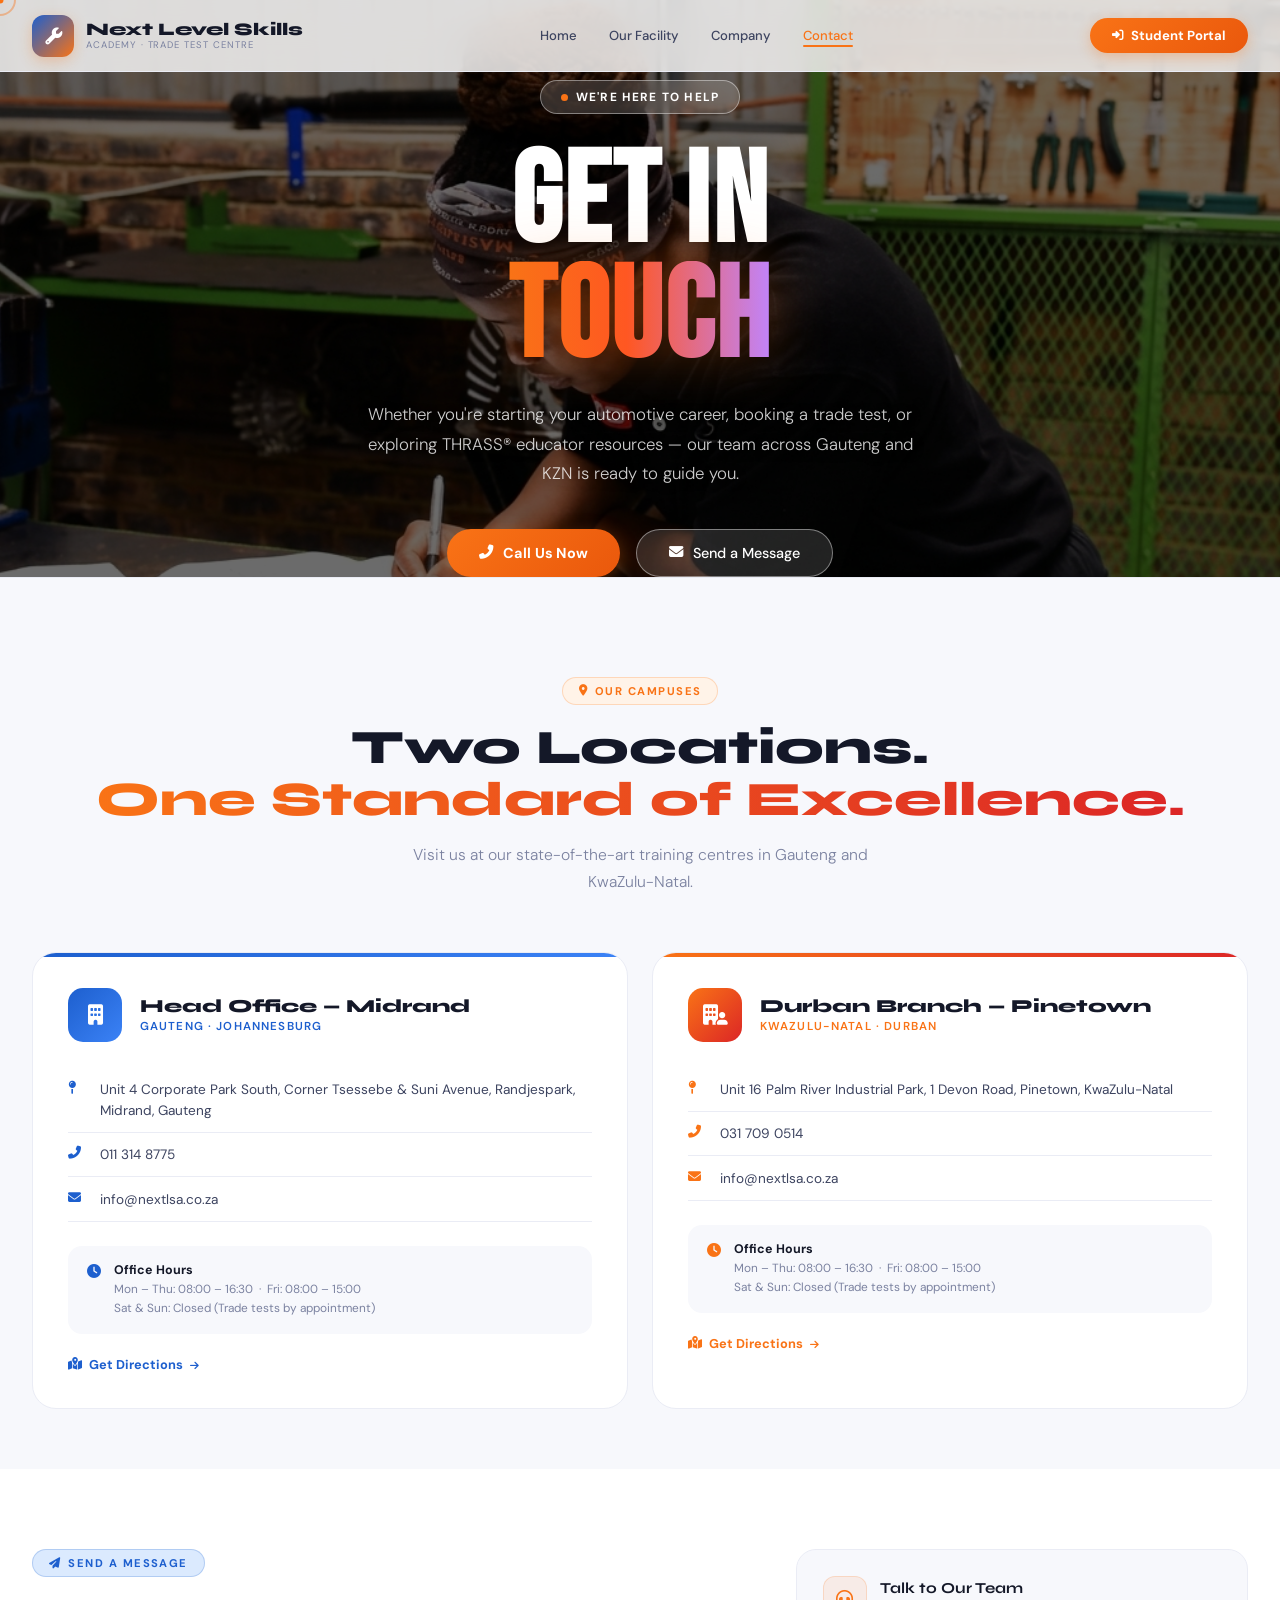
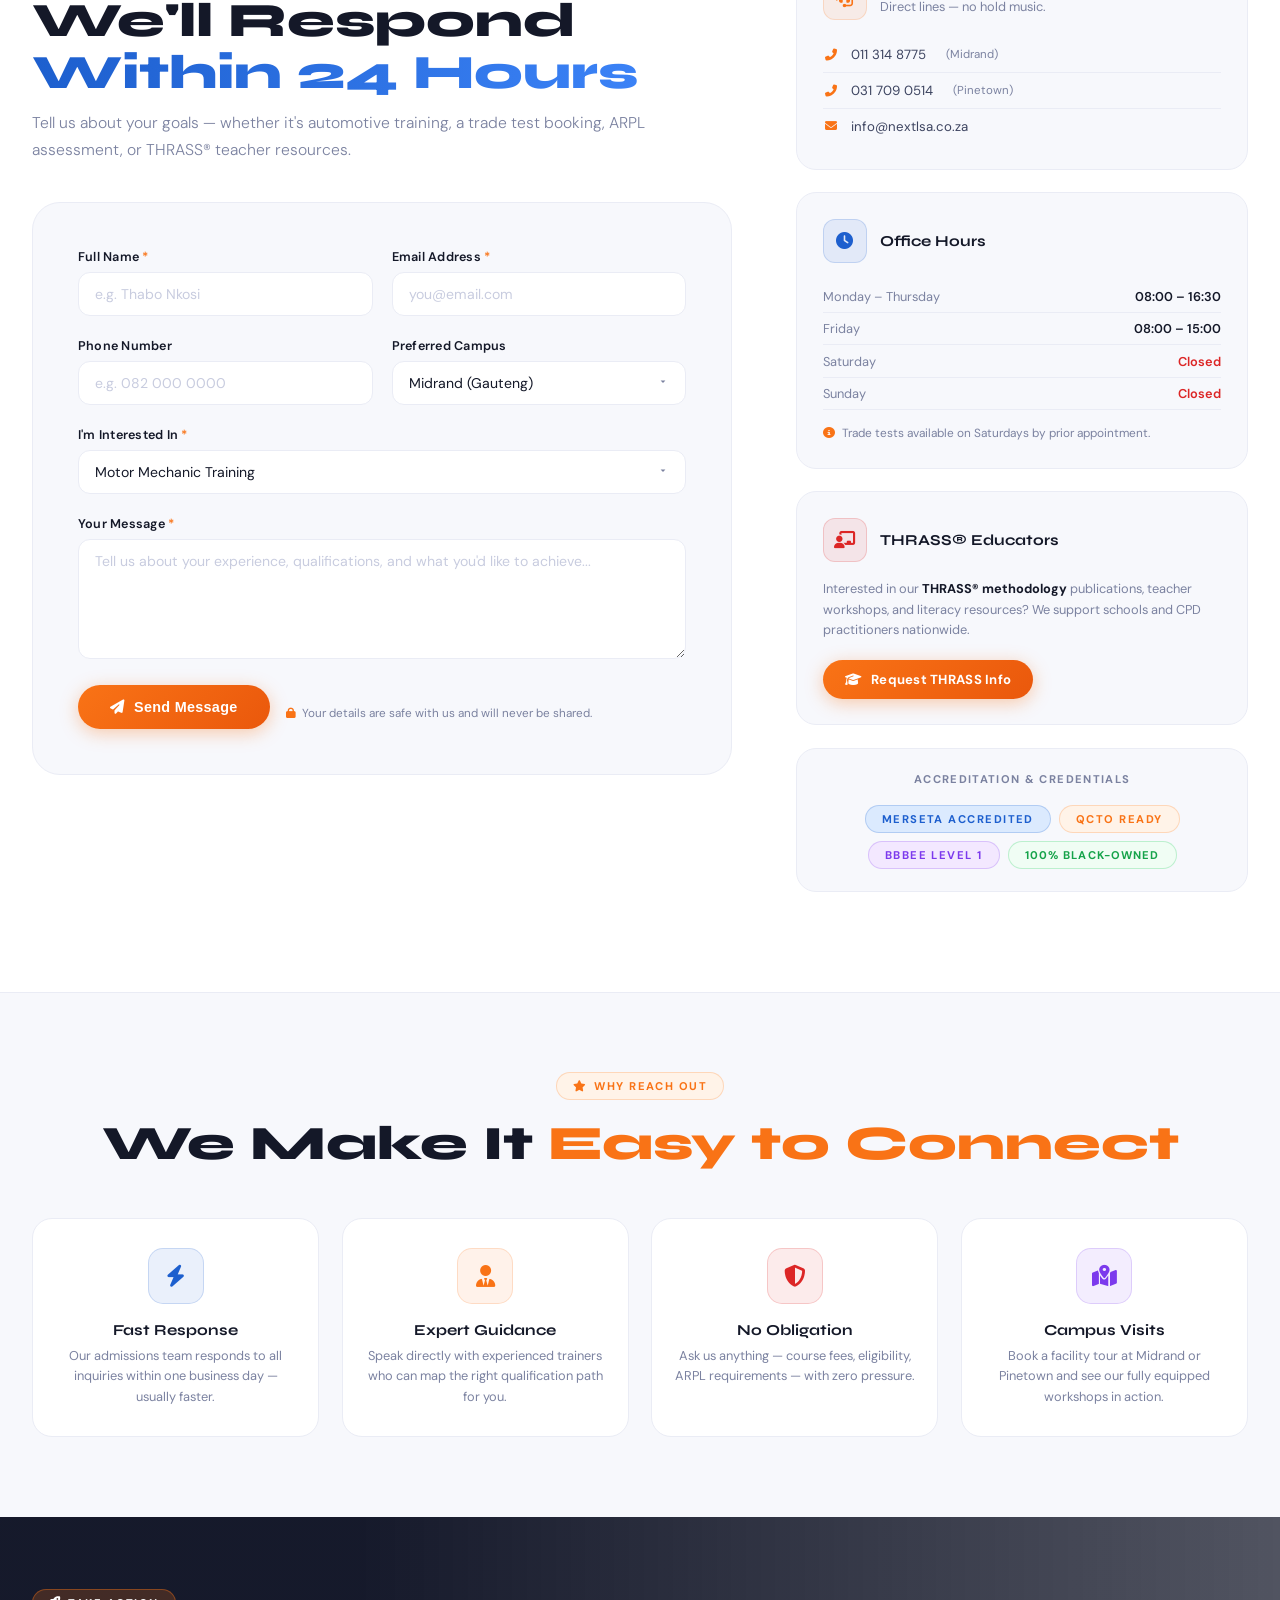
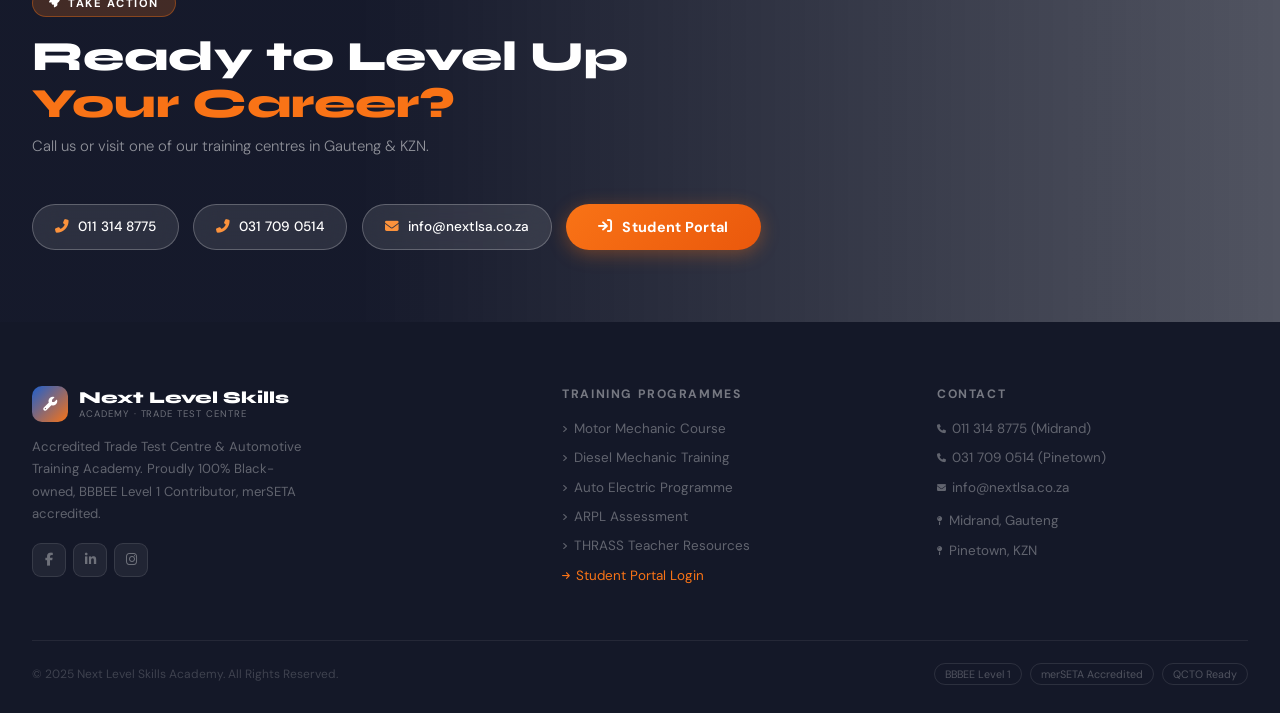
<file: contact.html>
<!DOCTYPE html>
<html lang="en">
<head>
  <meta charset="UTF-8">
  <meta name="viewport" content="width=device-width, initial-scale=1.0, viewport-fit=cover">
  <title>Contact Us | Next Level Skills Academy</title>
  <link rel="stylesheet" href="https://cdnjs.cloudflare.com/ajax/libs/font-awesome/6.5.0/css/all.min.css">
  <link rel="preconnect" href="https://fonts.googleapis.com">
  <link href="https://fonts.googleapis.com/css2?family=Bebas+Neue&family=Syne:wght@400;600;700;800&family=DM+Sans:opsz,wght@9..40,300;9..40,400;9..40,500;9..40,600&display=swap" rel="stylesheet">
  <style>
    :root {
      --white:       #ffffff;
      --off-white:   #f7f8fc;
      --light-gray:  #eaecf5;
      --mid-gray:    #c8ccdf;
      --text-body:   #3d4460;
      --text-dark:   #141828;
      --text-muted:  #7b82a0;
      --blue:        #1d5fce;
      --blue-light:  #3b82f6;
      --blue-pale:   #dbeafe;
      --orange:      #f97316;
      --orange-warm: #fb923c;
      --orange-pale: #fff3e8;
      --red:         #dc2626;
      --red-pale:    #fff0f0;
      --purple:      #7c3aed;
      --purple-light:#c084fc;
      --purple-pale: #f3e8ff;
      --shadow-sm:   0 2px 8px rgba(20,24,40,.07);
      --shadow-md:   0 8px 28px rgba(20,24,40,.10);
      --shadow-lg:   0 20px 55px rgba(20,24,40,.13);
      --shadow-xl:   0 32px 80px rgba(20,24,40,.16);
    }

    *,*::before,*::after { box-sizing:border-box; margin:0; padding:0; }
    html { scroll-behavior:smooth; }
    body { font-family:'DM Sans',sans-serif; background:var(--white); color:var(--text-body); overflow-x:hidden; }
    h1,h2,h3,h4 { font-family:'Syne',sans-serif; color:var(--text-dark); }

    /* CURSOR */
    .c-dot { width:7px;height:7px;background:var(--orange);border-radius:50%;position:fixed;top:0;left:0;pointer-events:none;z-index:9999;transform:translate(-50%,-50%);transition:transform .1s; }
    .c-ring { width:32px;height:32px;border:2px solid rgba(249,115,22,.4);border-radius:50%;position:fixed;top:0;left:0;pointer-events:none;z-index:9998;transform:translate(-50%,-50%);transition:width .12s,height .12s,border-color .12s; }

    /* NAVBAR */
    nav { position:fixed;top:0;left:0;right:0;z-index:1000;height:72px;padding:0 2rem;display:flex;align-items:center;justify-content:space-between;background:rgba(255,255,255,.8);backdrop-filter:blur(22px);-webkit-backdrop-filter:blur(22px);border-bottom:1px solid var(--light-gray);transition:all .3s; }
    nav.scrolled { background:rgba(255,255,255,.96);box-shadow:var(--shadow-sm);height:62px; }
    .nav-logo { display:flex;align-items:center;gap:12px;text-decoration:none; }
    .nav-logo-icon { width:42px;height:42px;border-radius:12px;background:linear-gradient(135deg,var(--blue),var(--orange));display:flex;align-items:center;justify-content:center;box-shadow:0 4px 14px rgba(249,115,22,.28);transition:transform .35s cubic-bezier(.34,1.56,.64,1),box-shadow .3s; }
    .nav-logo:hover .nav-logo-icon { transform:rotate(-8deg) scale(1.12);box-shadow:0 8px 24px rgba(249,115,22,.45); }
    .nav-brand-name { font-family:'Syne',sans-serif;font-weight:800;font-size:1.1rem;color:var(--text-dark);line-height:1.1; }
    .nav-brand-sub { font-size:9.5px;color:var(--text-muted);letter-spacing:.1em;text-transform:uppercase; }
    .nav-links { display:flex;gap:2rem;align-items:center; }
    .nav-links a { font-size:.82rem;font-weight:500;color:var(--text-body);text-decoration:none;position:relative;transition:color .2s; }
    .nav-links a::after { content:'';position:absolute;bottom:-3px;left:0;width:0;height:2px;background:var(--orange);border-radius:2px;transition:width .25s; }
    .nav-links a:hover { color:var(--text-dark); }
    .nav-links a:hover::after { width:100%; }
    .nav-links a.active { color:var(--orange); }
    .nav-links a.active::after { width:100%; }
    .nav-cta { background:linear-gradient(135deg,var(--orange),#ea580c);color:white;padding:9px 22px;border-radius:50px;font-size:.82rem;font-weight:700;text-decoration:none;display:flex;align-items:center;gap:7px;box-shadow:0 4px 14px rgba(249,115,22,.32);transition:all .3s cubic-bezier(.34,1.56,.64,1); }
    .nav-cta:hover { transform:translateY(-2px) scale(1.04);box-shadow:0 8px 22px rgba(249,115,22,.48); }
    .hamburger { display:none;flex-direction:column;gap:5px;cursor:pointer;padding:6px; }
    .hamburger span { display:block;width:24px;height:2px;background:var(--text-dark);border-radius:2px;transition:all .3s; }

    /* MOBILE NAV */
    .mob-nav { display:none;position:fixed;inset:0;background:rgba(255,255,255,.97);backdrop-filter:blur(20px);z-index:999;flex-direction:column;align-items:center;justify-content:center;gap:2rem; }
    .mob-nav.open { display:flex; }
    .mob-nav a { font-family:'Bebas Neue',sans-serif;font-size:2.6rem;color:var(--text-body);text-decoration:none;letter-spacing:.04em;transition:color .2s,transform .2s; }
    .mob-nav a:hover { color:var(--orange);transform:scale(1.06); }
    .mob-close { position:absolute;top:1.5rem;right:1.5rem;background:var(--light-gray);border:none;border-radius:50%;width:44px;height:44px;display:flex;align-items:center;justify-content:center;cursor:pointer;font-size:1.1rem;color:var(--text-dark); }

    /* SHARED */
    section { position:relative;z-index:2; }
    .container { max-width:1280px;margin:0 auto;padding:0 2rem; }
    .chip { display:inline-flex;align-items:center;gap:7px;font-size:.7rem;font-weight:700;letter-spacing:.13em;text-transform:uppercase;padding:6px 16px;border-radius:50px;margin-bottom:1.1rem; }
    .chip-o { color:var(--orange);background:var(--orange-pale);border:1px solid rgba(249,115,22,.22); }
    .chip-b { color:var(--blue);background:var(--blue-pale);border:1px solid rgba(29,95,206,.22); }
    .chip-r { color:var(--red);background:var(--red-pale);border:1px solid rgba(220,38,38,.22); }
    .chip-p { color:var(--purple);background:var(--purple-pale);border:1px solid rgba(124,58,237,.22); }
    .sec-title { font-family:'Syne',sans-serif;font-weight:800;font-size:clamp(1.9rem,3.8vw,3rem);line-height:1.08;color:var(--text-dark); }
    .sec-sub { font-size:.98rem;color:var(--text-muted);line-height:1.72;font-weight:300;max-width:500px;margin-top:.7rem; }
    .g-orange { color:var(--orange); }
    .g-fire { background:linear-gradient(90deg,var(--orange),var(--red));-webkit-background-clip:text;background-clip:text;color:transparent; }
    .g-blue { background:linear-gradient(90deg,var(--blue),var(--blue-light));-webkit-background-clip:text;background-clip:text;color:transparent; }
    .g-purple { background:linear-gradient(90deg,var(--purple),var(--purple-light));-webkit-background-clip:text;background-clip:text;color:transparent; }

    /* BUTTONS */
    .btn-orange { background:linear-gradient(135deg,var(--orange),#ea580c);color:#fff;padding:14px 32px;border-radius:50px;font-weight:700;font-size:.9rem;text-decoration:none;display:inline-flex;align-items:center;gap:10px;box-shadow:0 4px 18px rgba(249,115,22,.35);transition:all .35s cubic-bezier(.34,1.56,.64,1);letter-spacing:.02em;position:relative;overflow:hidden;border:none;cursor:pointer; }
    .btn-orange::after { content:'';position:absolute;inset:0;background:linear-gradient(135deg,rgba(255,255,255,.18),transparent);opacity:0;transition:opacity .3s; }
    .btn-orange:hover { transform:translateY(-4px) scale(1.04);box-shadow:0 16px 38px rgba(249,115,22,.5); }
    .btn-orange:hover::after { opacity:1; }
    .btn-outline-light { background:transparent;border:1.5px solid var(--mid-gray);color:var(--text-dark);padding:13px 30px;border-radius:50px;font-weight:600;font-size:.88rem;text-decoration:none;display:inline-flex;align-items:center;gap:9px;transition:all .3s cubic-bezier(.34,1.56,.64,1); }
    .btn-outline-light:hover { border-color:var(--orange);color:var(--orange);transform:translateY(-3px) scale(1.03);box-shadow:0 8px 18px rgba(249,115,22,.14); }

    /* REVEAL */
    .rev { opacity:0;transform:translateY(30px);transition:opacity .75s ease,transform .75s ease; }
    .rev.in { opacity:1;transform:translateY(0); }
    .d1 { transition-delay:.12s; } .d2 { transition-delay:.22s; } .d3 { transition-delay:.32s; } .d4 { transition-delay:.42s; }

    /* HERO */
    .hero { min-height:62vh;position:relative;display:flex;align-items:center;justify-content:center;overflow:hidden; }
    .hero-bg { position:absolute;inset:0;background-image:url('./assets/enhance17.png');background-size:cover;background-position:center 40%;filter:brightness(.42) saturate(1.1);transform:scale(1.04);animation:slowZoom 22s ease-in-out infinite alternate; }
    @keyframes slowZoom { from{transform:scale(1.04)} to{transform:scale(1.1)} }
    .hero-content { position:relative;z-index:10;max-width:800px;width:100%;margin:0 auto;padding:0 2rem;padding-top:80px;text-align:center;display:flex;flex-direction:column;align-items:center; }
    .hero-badge { display:inline-flex;align-items:center;gap:8px;background:rgba(255,255,255,.16);border:1px solid rgba(255,255,255,.4);backdrop-filter:blur(14px);color:#fff;padding:8px 20px;border-radius:50px;font-size:.74rem;font-weight:700;letter-spacing:.1em;text-transform:uppercase;margin-bottom:2rem;opacity:0;animation:slideDown .8s .1s cubic-bezier(.22,1,.36,1) forwards; }
    .hero-badge .bdot { width:7px;height:7px;background:var(--orange);border-radius:50%;animation:pulse 2s infinite; }
    .hero-title { font-family:'Bebas Neue',sans-serif;font-size:clamp(4rem,10vw,9rem);line-height:.9;letter-spacing:.02em;margin-bottom:1.5rem; }
    .hero-title .l1 { display:block;color:#fff;text-shadow:0 4px 32px rgba(0,0,0,.4);opacity:0;animation:slideUp .85s .25s cubic-bezier(.22,1,.36,1) forwards; }
    .hero-title .l2 { display:block;background:linear-gradient(90deg,var(--orange) 0%,#ff5722 45%,var(--purple-light) 100%);-webkit-background-clip:text;background-clip:text;color:transparent;filter:drop-shadow(0 0 28px rgba(249,115,22,.35));opacity:0;animation:slideUp .85s .38s cubic-bezier(.22,1,.36,1) forwards; }
    .hero-desc { max-width:560px;font-size:1.05rem;color:rgba(255,255,255,.8);line-height:1.75;font-weight:300;margin-bottom:2.5rem;text-shadow:0 2px 12px rgba(0,0,0,.35);opacity:0;animation:slideUp .85s .5s cubic-bezier(.22,1,.36,1) forwards; }
    .hero-actions { display:flex;gap:1rem;flex-wrap:wrap;justify-content:center;opacity:0;animation:slideUp .85s .62s cubic-bezier(.22,1,.36,1) forwards; }
    .btn-outline-hero { background:rgba(255,255,255,.13);border:1.5px solid rgba(255,255,255,.42);color:#fff;padding:14px 32px;border-radius:50px;font-weight:500;font-size:.9rem;text-decoration:none;display:inline-flex;align-items:center;gap:10px;backdrop-filter:blur(10px);transition:all .35s cubic-bezier(.34,1.56,.64,1); }
    .btn-outline-hero:hover { background:rgba(255,255,255,.2);border-color:#fff;transform:translateY(-4px) scale(1.03); }

    /* LOCATION CARDS */
    .loc-section { padding:100px 0 60px;background:var(--off-white); }
    .loc-section::before { content:'';position:absolute;top:0;left:0;right:0;height:1px;background:var(--light-gray); }
    .loc-grid { display:grid;grid-template-columns:1fr 1fr;gap:1.5rem;margin-top:3.5rem; }
    .loc-card { background:var(--white);border:1.5px solid var(--light-gray);border-radius:24px;padding:2.2rem;position:relative;overflow:hidden;transition:all .45s cubic-bezier(.23,1,.32,1); }
    .loc-card::before { content:'';position:absolute;top:0;left:0;right:0;height:4px;border-radius:24px 24px 0 0; }
    .loc-card.hq::before { background:linear-gradient(90deg,var(--blue),var(--blue-light)); }
    .loc-card.branch::before { background:linear-gradient(90deg,var(--orange),var(--red)); }
    .loc-card:hover { transform:translateY(-10px);box-shadow:var(--shadow-xl);border-color:transparent; }
    .loc-card.hq:hover { box-shadow:0 24px 60px rgba(29,95,206,.16),0 0 0 1.5px rgba(29,95,206,.22); }
    .loc-card.branch:hover { box-shadow:0 24px 60px rgba(249,115,22,.16),0 0 0 1.5px rgba(249,115,22,.28); }
    .loc-head { display:flex;align-items:center;gap:1.1rem;margin-bottom:1.6rem; }
    .loc-icon { width:54px;height:54px;border-radius:15px;flex-shrink:0;display:flex;align-items:center;justify-content:center;font-size:20px;transition:transform .35s cubic-bezier(.34,1.56,.64,1); }
    .loc-card:hover .loc-icon { transform:scale(1.12) rotate(-5deg); }
    .loc-icon.blue { background:linear-gradient(135deg,var(--blue),var(--blue-light)); }
    .loc-icon.orange { background:linear-gradient(135deg,var(--orange),var(--red)); }
    .loc-card h3 { font-weight:800;font-size:1.15rem;color:var(--text-dark); }
    .loc-card .loc-sub { font-size:.72rem;font-weight:600;letter-spacing:.1em;text-transform:uppercase;margin-top:2px; }
    .loc-card.hq .loc-sub { color:var(--blue); }
    .loc-card.branch .loc-sub { color:var(--orange); }
    .loc-detail { display:flex;align-items:flex-start;gap:.85rem;padding:.7rem 0;border-bottom:1px solid var(--light-gray);font-size:.85rem;color:var(--text-body);line-height:1.55; }
    .loc-detail:last-of-type { border-bottom:none; }
    .loc-detail i { width:18px;flex-shrink:0;margin-top:2px;font-size:13px; }
    .loc-card.hq .loc-detail i { color:var(--blue); }
    .loc-card.branch .loc-detail i { color:var(--orange); }
    .loc-detail a { color:var(--text-body);text-decoration:none;transition:color .2s; }
    .loc-card.hq .loc-detail a:hover { color:var(--blue); }
    .loc-card.branch .loc-detail a:hover { color:var(--orange); }
    .loc-hours { margin-top:1.5rem;background:var(--off-white);border-radius:14px;padding:1rem 1.2rem;display:flex;gap:.8rem;align-items:flex-start; }
    .loc-hours i { font-size:14px;margin-top:2px;flex-shrink:0; }
    .loc-hours .h-title { font-size:.78rem;font-weight:700;color:var(--text-dark);margin-bottom:2px; }
    .loc-hours .h-times { font-size:.74rem;color:var(--text-muted);line-height:1.6; }
    .loc-map-btn { display:inline-flex;align-items:center;gap:7px;margin-top:1.4rem;font-size:.8rem;font-weight:700;text-decoration:none;transition:all .25s; }
    .loc-card.hq .loc-map-btn { color:var(--blue); }
    .loc-card.branch .loc-map-btn { color:var(--orange); }
    .loc-map-btn:hover { gap:11px; }

    /* FORM SECTION */
    .form-section { padding:80px 0 100px;background:var(--white); }
    .form-grid { display:grid;grid-template-columns:1.55fr 1fr;gap:4rem;align-items:start; }
    .form-panel { background:var(--off-white);border:1.5px solid var(--light-gray);border-radius:28px;padding:2.8rem;transition:box-shadow .4s; }
    .form-panel:hover { box-shadow:var(--shadow-lg); }
    .form-group { margin-bottom:1.3rem; }
    .form-row { display:grid;grid-template-columns:1fr 1fr;gap:1.2rem; }
    .form-label { display:block;font-size:.79rem;font-weight:600;color:var(--text-dark);margin-bottom:.45rem;letter-spacing:.02em; }
    .form-label span { color:var(--orange); }
    .form-input { width:100%;background:var(--white);border:1.5px solid var(--light-gray);border-radius:12px;padding:12px 16px;font-family:'DM Sans',sans-serif;font-size:.88rem;color:var(--text-dark);transition:all .25s;outline:none; }
    .form-input:focus { border-color:var(--orange);box-shadow:0 0 0 3px rgba(249,115,22,.12); }
    .form-input::placeholder { color:var(--mid-gray); }
    select.form-input { appearance:none;background-image:url("data:image/svg+xml,%3Csvg xmlns='http://www.w3.org/2000/svg' viewBox='0 0 20 20'%3E%3Cpath fill='%237b82a0' d='M7 7l3 3 3-3'/%3E%3C/svg%3E");background-repeat:no-repeat;background-position:right 14px center;background-size:16px;cursor:pointer; }
    textarea.form-input { resize:vertical;min-height:120px; }
    .form-privacy { font-size:.73rem;color:var(--text-muted);margin-top:.8rem;display:flex;align-items:center;gap:6px; }
    .form-success { display:none;background:#ecfdf5;border:1.5px solid #6ee7b7;border-radius:14px;padding:1.2rem 1.5rem;color:#065f46;font-size:.88rem;font-weight:500;align-items:center;gap:.7rem; }
    .form-success.show { display:flex; }

    /* SIDEBAR */
    .sidebar { display:flex;flex-direction:column;gap:1.4rem;position:sticky;top:90px; }
    .side-card { background:var(--off-white);border:1.5px solid var(--light-gray);border-radius:20px;padding:1.6rem;transition:all .4s cubic-bezier(.23,1,.32,1); }
    .side-card:hover { background:var(--white);box-shadow:var(--shadow-md);transform:translateY(-5px); }
    .side-card-head { display:flex;align-items:center;gap:.85rem;margin-bottom:1.1rem; }
    .side-icon { width:44px;height:44px;border-radius:12px;flex-shrink:0;display:flex;align-items:center;justify-content:center;font-size:17px;transition:transform .35s cubic-bezier(.34,1.56,.64,1); }
    .side-card:hover .side-icon { transform:scale(1.12) rotate(-5deg); }
    .side-card h4 { font-weight:700;font-size:.95rem;color:var(--text-dark); }
    .side-card p { font-size:.8rem;color:var(--text-muted);line-height:1.6; }
    .contact-line { display:flex;align-items:center;gap:.75rem;padding:.55rem 0;border-bottom:1px solid var(--light-gray);font-size:.83rem;color:var(--text-body);text-decoration:none;transition:all .2s; }
    .contact-line:last-child { border-bottom:none; }
    .contact-line:hover { color:var(--orange);padding-left:4px; }
    .contact-line i { width:16px;text-align:center;font-size:12px;color:var(--orange);flex-shrink:0; }
    .hours-row { display:flex;justify-content:space-between;align-items:center;padding:.45rem 0;border-bottom:1px solid var(--light-gray);font-size:.8rem; }
    .hours-row:last-child { border-bottom:none; }
    .hours-row .day { color:var(--text-muted); }
    .hours-row .time { font-weight:600;color:var(--text-dark); }
    .hours-row .closed { color:var(--red);font-weight:600; }

    /* WHY CONTACT */
    .why-section { padding:80px 0;background:var(--off-white);position:relative;overflow:hidden; }
    .why-section::before { content:'';position:absolute;top:0;left:0;right:0;height:1px;background:var(--light-gray); }
    .why-grid { display:grid;grid-template-columns:repeat(4,1fr);gap:1.4rem;margin-top:3rem; }
    .why-card { background:var(--white);border:1.5px solid var(--light-gray);border-radius:20px;padding:1.8rem 1.4rem;text-align:center;cursor:default;position:relative;overflow:hidden;transition:all .45s cubic-bezier(.23,1,.32,1); }
    .why-card::before { content:'';position:absolute;inset:0;opacity:0;transition:opacity .4s;border-radius:20px; }
    .why-card:hover::before { opacity:1; }
    .why-card:hover { transform:translateY(-10px);border-color:transparent; }
    .wc1::before { background:linear-gradient(135deg,rgba(29,95,206,.06),transparent); }
    .wc1:hover { box-shadow:0 24px 50px rgba(29,95,206,.13),0 0 0 1.5px rgba(29,95,206,.22); }
    .wc2::before { background:linear-gradient(135deg,rgba(249,115,22,.06),transparent); }
    .wc2:hover { box-shadow:0 24px 50px rgba(249,115,22,.13),0 0 0 1.5px rgba(249,115,22,.28); }
    .wc3::before { background:linear-gradient(135deg,rgba(220,38,38,.06),transparent); }
    .wc3:hover { box-shadow:0 24px 50px rgba(220,38,38,.13),0 0 0 1.5px rgba(220,38,38,.22); }
    .wc4::before { background:linear-gradient(135deg,rgba(124,58,237,.06),transparent); }
    .wc4:hover { box-shadow:0 24px 50px rgba(124,58,237,.13),0 0 0 1.5px rgba(124,58,237,.22); }
    .why-icon { width:56px;height:56px;border-radius:15px;margin:0 auto 1.1rem;display:flex;align-items:center;justify-content:center;font-size:22px;transition:transform .4s cubic-bezier(.34,1.56,.64,1),box-shadow .3s; }
    .why-card:hover .why-icon { transform:scale(1.18) rotate(-6deg); }
    .wc1:hover .why-icon { box-shadow:0 8px 20px rgba(29,95,206,.32); }
    .wc2:hover .why-icon { box-shadow:0 8px 20px rgba(249,115,22,.32); }
    .wc3:hover .why-icon { box-shadow:0 8px 20px rgba(220,38,38,.32); }
    .wc4:hover .why-icon { box-shadow:0 8px 20px rgba(124,58,237,.32); }
    .why-card h3 { font-weight:700;font-size:.95rem;color:var(--text-dark);margin-bottom:.4rem; }
    .why-card p { font-size:.8rem;color:var(--text-muted);line-height:1.6; }

    /* CTA */
    .cta-section { position:relative;overflow:hidden;min-height:340px;display:flex;align-items:center; }
    .cta-bg { position:absolute;inset:0;background-image:url('https://images.unsplash.com/photo-1487754180451-c456f719a1fc?w=1800&q=80');background-size:cover;background-position:center 40%;filter:brightness(.28) saturate(1.1); }
    .cta-overlay { position:absolute;inset:0;background:linear-gradient(90deg,rgba(14,18,36,.97) 28%,rgba(14,18,36,.72) 100%); }
    .cta-inner { position:relative;z-index:10;width:100%; }
    .cta-row { display:flex;justify-content:space-between;align-items:center;gap:3rem;flex-wrap:wrap;padding:72px 0; }
    .cta-title { font-family:'Syne',sans-serif;font-weight:800;font-size:clamp(1.8rem,3.5vw,2.6rem);color:#fff;line-height:1.12; }
    .cta-sub { font-size:.93rem;color:rgba(255,255,255,.52);margin-top:.5rem;font-weight:300; }
    .cta-chips { display:flex;gap:.9rem;flex-wrap:wrap; }
    .cta-chip { display:inline-flex;align-items:center;gap:9px;background:rgba(255,255,255,.1);border:1.5px solid rgba(255,255,255,.24);backdrop-filter:blur(12px);padding:11px 22px;border-radius:50px;font-size:.85rem;color:#fff;text-decoration:none;font-weight:500;transition:all .35s cubic-bezier(.34,1.56,.64,1); }
    .cta-chip:hover { background:rgba(249,115,22,.2);border-color:var(--orange);transform:translateY(-4px) scale(1.02);box-shadow:0 10px 24px rgba(249,115,22,.2); }
    .cta-chip i { color:var(--orange-warm); }

    /* FOOTER */
    footer { background:var(--text-dark);padding:64px 0 28px; }
    .footer-grid { display:grid;grid-template-columns:1.5fr 1fr 1fr;gap:4rem;margin-bottom:3rem; }
    .f-logo-name { font-family:'Syne',sans-serif;font-weight:800;font-size:1.05rem;color:#fff; }
    .f-logo-sub { font-size:9.5px;color:rgba(255,255,255,.38);letter-spacing:.1em;text-transform:uppercase; }
    .footer-brand p { font-size:.82rem;color:rgba(255,255,255,.33);line-height:1.7;margin-top:.9rem;max-width:270px; }
    .footer-col h5 { font-weight:700;font-size:.76rem;text-transform:uppercase;letter-spacing:.13em;color:rgba(255,255,255,.42);margin-bottom:.9rem; }
    .footer-col ul { list-style:none; }
    .footer-col ul li { margin-bottom:.52rem; }
    .footer-col ul li a { color:rgba(255,255,255,.33);font-size:.84rem;text-decoration:none;display:inline-flex;align-items:center;gap:6px;transition:color .2s,padding-left .2s; }
    .footer-col ul li a:hover { color:var(--orange);padding-left:4px; }
    .footer-bottom { border-top:1px solid rgba(255,255,255,.07);padding-top:1.4rem;display:flex;justify-content:space-between;align-items:center;flex-wrap:wrap;gap:1rem; }
    .footer-bottom p { font-size:.75rem;color:rgba(255,255,255,.18); }
    .footer-tags { display:flex;gap:.5rem;flex-wrap:wrap; }
    .footer-tag { font-size:.67rem;padding:3px 10px;border-radius:50px;border:1px solid rgba(255,255,255,.1);color:rgba(255,255,255,.26); }
    .soc-btn { width:34px;height:34px;border-radius:9px;display:flex;align-items:center;justify-content:center;background:rgba(255,255,255,.06);border:1px solid rgba(255,255,255,.1);color:rgba(255,255,255,.35);text-decoration:none;font-size:13px;transition:all .3s; }
    .soc-btn:hover { background:rgba(249,115,22,.18);border-color:rgba(249,115,22,.4);color:var(--orange-warm);transform:translateY(-2px); }

    @keyframes slideUp { from{opacity:0;transform:translateY(40px)} to{opacity:1;transform:translateY(0)} }
    @keyframes slideDown { from{opacity:0;transform:translateY(-16px)} to{opacity:1;transform:translateY(0)} }
    @keyframes pulse { 0%,100%{opacity:1} 50%{opacity:.4} }

    @media(max-width:1024px) {
      .form-grid { grid-template-columns:1fr; }
      .sidebar { position:static; }
      .why-grid { grid-template-columns:repeat(2,1fr); }
      .footer-grid { grid-template-columns:1fr 1fr; }
    }
    @media(max-width:768px) {
      .nav-links { display:none; }
      .hamburger { display:flex; }
      .loc-grid { grid-template-columns:1fr; }
      .why-grid { grid-template-columns:1fr 1fr; }
      .form-row { grid-template-columns:1fr; }
      .footer-grid { grid-template-columns:1fr; }
      .cta-row { flex-direction:column; }
      .c-dot,.c-ring { display:none; }
    }
    @media(max-width:480px) {
      .why-grid { grid-template-columns:1fr; }
    }
  </style>
</head>
<body>

  <div class="c-dot" id="cDot"></div>
  <div class="c-ring" id="cRing"></div>

  <!-- MOBILE NAV -->
  <div class="mob-nav" id="mobNav">
    <button class="mob-close" id="mobClose"><i class="fas fa-times"></i></button>
    <a href="index.html">Home</a>
    <a href="gallery.html">Our Facility</a>
    <a href="services.html">Company</a>
    <a href="contact.html">Contact</a>
    <a href="portal.html" style="color:var(--orange)">Student Portal</a>
  </div>

  <!-- NAVBAR -->
  <nav id="mainNav">
    <a class="nav-logo" href="index.html">
      <div class="nav-logo-icon"><i class="fas fa-wrench" style="color:#fff;font-size:17px"></i></div>
      <div>
        <div class="nav-brand-name">Next Level Skills</div>
        <div class="nav-brand-sub">Academy · Trade Test Centre</div>
      </div>
    </a>
    <div class="nav-links">
      <a href="index.html">Home</a>
      <a href="gallery.html">Our Facility</a>
      <a href="services.html">Company</a>
      <a href="contact.html" class="active">Contact</a>
    </div>
    <div style="display:flex;align-items:center;gap:1rem">
      <a href="portal.html" class="nav-cta"><i class="fas fa-sign-in-alt" style="font-size:.72rem"></i> Student Portal</a>
      <button class="hamburger" id="hamBtn"><span></span><span></span><span></span></button>
    </div>
  </nav>

  <!-- HERO -->
  <section class="hero">
    <div class="hero-bg"></div>
    <div class="hero-content">
      <div class="hero-badge"><span class="bdot"></span> We're Here To Help</div>
      <h1 class="hero-title">
        <span class="l1">Get In</span>
        <span class="l2">Touch</span>
      </h1>
      <p class="hero-desc">Whether you're starting your automotive career, booking a trade test, or exploring THRASS® educator resources — our team across Gauteng and KZN is ready to guide you.</p>
      <div class="hero-actions">
        <a href="tel:0113148775" class="btn-orange"><i class="fas fa-phone-alt"></i> Call Us Now</a>
        <a href="#contact-form" class="btn-outline-hero"><i class="fas fa-envelope"></i> Send a Message</a>
      </div>
    </div>
  </section>

  <!-- CAMPUS CARDS -->
  <section class="loc-section">
    <div class="container">
      <div class="rev" style="text-align:center">
        <div class="chip chip-o" style="justify-content:center"><i class="fas fa-location-dot"></i> Our Campuses</div>
        <h2 class="sec-title">Two Locations.<br><span class="g-fire">One Standard of Excellence.</span></h2>
        <p class="sec-sub" style="text-align:center;margin:1rem auto 0">Visit us at our state-of-the-art training centres in Gauteng and KwaZulu-Natal.</p>
      </div>

      <div class="loc-grid">
        <!-- Midrand HQ -->
        <div class="loc-card hq rev">
          <div class="loc-head">
            <div class="loc-icon blue"><i class="fas fa-building" style="color:#fff"></i></div>
            <div>
              <h3>Head Office — Midrand</h3>
              <div class="loc-sub">Gauteng · Johannesburg</div>
            </div>
          </div>

          <div class="loc-detail">
            <i class="fas fa-map-pin"></i>
            <span>Unit 4 Corporate Park South, Corner Tsessebe &amp; Suni Avenue, Randjespark, Midrand, Gauteng</span>
          </div>
          <div class="loc-detail">
            <i class="fas fa-phone-alt"></i>
            <a href="tel:0113148775">011 314 8775</a>
          </div>
          <div class="loc-detail">
            <i class="fas fa-envelope"></i>
            <a href="mailto:info@nextlsa.co.za">info@nextlsa.co.za</a>
          </div>

          <div class="loc-hours">
            <i class="fas fa-clock" style="color:var(--blue)"></i>
            <div>
              <div class="h-title">Office Hours</div>
              <div class="h-times">Mon – Thu: 08:00 – 16:30 &nbsp;·&nbsp; Fri: 08:00 – 15:00<br>Sat &amp; Sun: Closed (Trade tests by appointment)</div>
            </div>
          </div>

          <a href="https://maps.google.com/?q=Unit+4+Corporate+Park+South+Randjespark+Midrand" target="_blank" class="loc-map-btn">
            <i class="fas fa-map-location-dot"></i> Get Directions <i class="fas fa-arrow-right" style="font-size:10px"></i>
          </a>
        </div>

        <!-- Pinetown Branch -->
        <div class="loc-card branch rev d1">
          <div class="loc-head">
            <div class="loc-icon orange"><i class="fas fa-building-user" style="color:#fff"></i></div>
            <div>
              <h3>Durban Branch — Pinetown</h3>
              <div class="loc-sub">KwaZulu-Natal · Durban</div>
            </div>
          </div>

          <div class="loc-detail">
            <i class="fas fa-map-pin"></i>
            <span>Unit 16 Palm River Industrial Park, 1 Devon Road, Pinetown, KwaZulu-Natal</span>
          </div>
          <div class="loc-detail">
            <i class="fas fa-phone-alt"></i>
            <a href="tel:0317090514">031 709 0514</a>
          </div>
          <div class="loc-detail">
            <i class="fas fa-envelope"></i>
            <a href="mailto:info@nextlsa.co.za">info@nextlsa.co.za</a>
          </div>

          <div class="loc-hours">
            <i class="fas fa-clock" style="color:var(--orange)"></i>
            <div>
              <div class="h-title">Office Hours</div>
              <div class="h-times">Mon – Thu: 08:00 – 16:30 &nbsp;·&nbsp; Fri: 08:00 – 15:00<br>Sat &amp; Sun: Closed (Trade tests by appointment)</div>
            </div>
          </div>

          <a href="https://maps.google.com/?q=Unit+16+Palm+River+Industrial+Park+1+Devon+Road+Pinetown" target="_blank" class="loc-map-btn">
            <i class="fas fa-map-location-dot"></i> Get Directions <i class="fas fa-arrow-right" style="font-size:10px"></i>
          </a>
        </div>
      </div>
    </div>
  </section>

  <!-- CONTACT FORM -->
  <section class="form-section" id="contact-form">
    <div class="container">
      <div class="form-grid">

        <!-- FORM -->
        <div class="rev">
          <div class="chip chip-b"><i class="fas fa-paper-plane"></i> Send a Message</div>
          <h2 class="sec-title">We'll Respond<br><span class="g-blue">Within 24 Hours</span></h2>
          <p class="sec-sub" style="max-width:100%;margin-bottom:2.4rem">Tell us about your goals — whether it's automotive training, a trade test booking, ARPL assessment, or THRASS® teacher resources.</p>

          <div class="form-panel">
            <div class="form-success" id="formSuccess">
              <i class="fas fa-circle-check" style="color:#22c55e;font-size:1.4rem"></i>
              <div>
                <strong style="color:#065f46">Message sent!</strong>
                <div style="font-size:.82rem;color:#047857;margin-top:2px">We'll be in touch within one business day.</div>
              </div>
            </div>

            <form id="contactForm">
              <div class="form-row">
                <div class="form-group">
                  <label class="form-label">Full Name <span>*</span></label>
                  <input type="text" class="form-input" placeholder="e.g. Thabo Nkosi" required>
                </div>
                <div class="form-group">
                  <label class="form-label">Email Address <span>*</span></label>
                  <input type="email" class="form-input" placeholder="you@email.com" required>
                </div>
              </div>

              <div class="form-row">
                <div class="form-group">
                  <label class="form-label">Phone Number</label>
                  <input type="tel" class="form-input" placeholder="e.g. 082 000 0000">
                </div>
                <div class="form-group">
                  <label class="form-label">Preferred Campus</label>
                  <select class="form-input">
                    <option>Midrand (Gauteng)</option>
                    <option>Pinetown (KZN)</option>
                    <option>No preference / Remote</option>
                  </select>
                </div>
              </div>

              <div class="form-group">
                <label class="form-label">I'm Interested In <span>*</span></label>
                <select class="form-input">
                  <option>Motor Mechanic Training</option>
                  <option>Diesel Mechanic Training</option>
                  <option>Automotive Electrician Course</option>
                  <option>Trade Test Booking</option>
                  <option>ARPL Services</option>
                  <option>THRASS® Teacher Training &amp; Resources</option>
                  <option>General Inquiry</option>
                </select>
              </div>

              <div class="form-group">
                <label class="form-label">Your Message <span>*</span></label>
                <textarea class="form-input" rows="5" placeholder="Tell us about your experience, qualifications, and what you'd like to achieve..." required></textarea>
              </div>

              <div style="display:flex;align-items:center;flex-wrap:wrap;gap:1rem">
                <button type="submit" class="btn-orange"><i class="fas fa-paper-plane"></i> Send Message</button>
                <p class="form-privacy"><i class="fas fa-lock" style="color:var(--orange);font-size:11px"></i> Your details are safe with us and will never be shared.</p>
              </div>
            </form>
          </div>
        </div>

        <!-- SIDEBAR -->
        <div class="sidebar rev d2">

          <!-- Direct Contact -->
          <div class="side-card">
            <div class="side-card-head">
              <div class="side-icon" style="background:rgba(249,115,22,.09);border:1.5px solid rgba(249,115,22,.18);color:var(--orange)"><i class="fas fa-headset"></i></div>
              <div>
                <h4>Talk to Our Team</h4>
                <p style="margin:0">Direct lines — no hold music.</p>
              </div>
            </div>
            <a href="tel:0113148775" class="contact-line"><i class="fas fa-phone-alt"></i> 011 314 8775 &nbsp;<span style="font-size:.72rem;color:var(--text-muted)">(Midrand)</span></a>
            <a href="tel:0317090514" class="contact-line"><i class="fas fa-phone-alt"></i> 031 709 0514 &nbsp;<span style="font-size:.72rem;color:var(--text-muted)">(Pinetown)</span></a>
            <a href="mailto:info@nextlsa.co.za" class="contact-line"><i class="fas fa-envelope"></i> info@nextlsa.co.za</a>
          </div>

          <!-- Office Hours -->
          <div class="side-card">
            <div class="side-card-head">
              <div class="side-icon" style="background:rgba(29,95,206,.09);border:1.5px solid rgba(29,95,206,.18);color:var(--blue)"><i class="fas fa-clock"></i></div>
              <div><h4>Office Hours</h4></div>
            </div>
            <div class="hours-row"><span class="day">Monday – Thursday</span><span class="time">08:00 – 16:30</span></div>
            <div class="hours-row"><span class="day">Friday</span><span class="time">08:00 – 15:00</span></div>
            <div class="hours-row"><span class="day">Saturday</span><span class="closed">Closed</span></div>
            <div class="hours-row"><span class="day">Sunday</span><span class="closed">Closed</span></div>
            <p style="font-size:.74rem;color:var(--text-muted);margin-top:.85rem;line-height:1.55"><i class="fas fa-info-circle" style="color:var(--orange);margin-right:4px"></i> Trade tests available on Saturdays by prior appointment.</p>
          </div>

          <!-- THRASS CTA -->
          <div class="side-card">
            <div class="side-card-head">
              <div class="side-icon" style="background:rgba(220,38,38,.09);border:1.5px solid rgba(220,38,38,.18);color:var(--red)"><i class="fas fa-chalkboard-teacher"></i></div>
              <div><h4>THRASS® Educators</h4></div>
            </div>
            <p>Interested in our <strong style="color:var(--text-dark)">THRASS® methodology</strong> publications, teacher workshops, and literacy resources? We support schools and CPD practitioners nationwide.</p>
            <a href="mailto:info@nextlsa.co.za?subject=THRASS Educator Inquiry" class="btn-orange" style="margin-top:1.2rem;font-size:.82rem;padding:11px 22px"><i class="fas fa-graduation-cap"></i> Request THRASS Info</a>
          </div>

          <!-- Accreditation Badges -->
          <div class="side-card" style="text-align:center;padding:1.4rem">
            <p style="font-size:.7rem;font-weight:700;letter-spacing:.12em;text-transform:uppercase;color:var(--text-muted);margin-bottom:1rem">Accreditation &amp; Credentials</p>
            <div style="display:flex;flex-wrap:wrap;gap:.5rem;justify-content:center">
              <span class="chip chip-b" style="margin:0">merSETA Accredited</span>
              <span class="chip chip-o" style="margin:0">QCTO Ready</span>
              <span class="chip chip-p" style="margin:0">BBBEE Level 1</span>
              <span style="display:inline-flex;align-items:center;gap:7px;font-size:.7rem;font-weight:700;letter-spacing:.1em;text-transform:uppercase;padding:6px 16px;border-radius:50px;background:#f0fdf4;border:1px solid rgba(34,197,94,.25);color:#16a34a">100% Black-Owned</span>
            </div>
          </div>
        </div>

      </div>
    </div>
  </section>

  <!-- WHY CONTACT US -->
  <section class="why-section">
    <div class="container">
      <div class="rev" style="text-align:center">
        <div class="chip chip-o" style="justify-content:center"><i class="fas fa-star"></i> Why Reach Out</div>
        <h2 class="sec-title">We Make It <span class="g-orange">Easy to Connect</span></h2>
      </div>
      <div class="why-grid">
        <div class="why-card wc1 rev">
          <div class="why-icon" style="background:rgba(29,95,206,.09);border:1.5px solid rgba(29,95,206,.18);color:var(--blue)"><i class="fas fa-bolt"></i></div>
          <h3>Fast Response</h3><p>Our admissions team responds to all inquiries within one business day — usually faster.</p>
        </div>
        <div class="why-card wc2 rev d1">
          <div class="why-icon" style="background:rgba(249,115,22,.09);border:1.5px solid rgba(249,115,22,.18);color:var(--orange)"><i class="fas fa-user-tie"></i></div>
          <h3>Expert Guidance</h3><p>Speak directly with experienced trainers who can map the right qualification path for you.</p>
        </div>
        <div class="why-card wc3 rev d2">
          <div class="why-icon" style="background:rgba(220,38,38,.09);border:1.5px solid rgba(220,38,38,.18);color:var(--red)"><i class="fas fa-shield-halved"></i></div>
          <h3>No Obligation</h3><p>Ask us anything — course fees, eligibility, ARPL requirements — with zero pressure.</p>
        </div>
        <div class="why-card wc4 rev d3">
          <div class="why-icon" style="background:rgba(124,58,237,.09);border:1.5px solid rgba(124,58,237,.18);color:var(--purple)"><i class="fas fa-map-location-dot"></i></div>
          <h3>Campus Visits</h3><p>Book a facility tour at Midrand or Pinetown and see our fully equipped workshops in action.</p>
        </div>
      </div>
    </div>
  </section>

  <!-- CTA STRIP -->
  <section class="cta-section">
    <div class="cta-bg"></div>
    <div class="cta-overlay"></div>
    <div class="container cta-inner">
      <div class="cta-row">
        <div class="rev">
          <div class="chip" style="color:#fff;background:rgba(249,115,22,.2);border:1px solid rgba(249,115,22,.38)"><i class="fas fa-rocket"></i> Take Action</div>
          <div class="cta-title">Ready to Level Up<br><span style="color:var(--orange)">Your Career?</span></div>
          <p class="cta-sub">Call us or visit one of our training centres in Gauteng &amp; KZN.</p>
        </div>
        <div class="cta-chips rev d1">
          <a href="tel:0113148775" class="cta-chip"><i class="fas fa-phone-alt"></i> 011 314 8775</a>
          <a href="tel:0317090514" class="cta-chip"><i class="fas fa-phone-alt"></i> 031 709 0514</a>
          <a href="mailto:info@nextlsa.co.za" class="cta-chip"><i class="fas fa-envelope"></i> info@nextlsa.co.za</a>
          <a href="portal.html" class="btn-orange"><i class="fas fa-arrow-right-to-bracket"></i> Student Portal</a>
        </div>
      </div>
    </div>
  </section>

  <!-- FOOTER -->
  <footer>
    <div class="container">
      <div class="footer-grid">
        <div class="footer-brand">
          <div style="display:flex;align-items:center;gap:11px;margin-bottom:.9rem">
            <div style="width:36px;height:36px;border-radius:10px;background:linear-gradient(135deg,var(--blue),var(--orange));display:flex;align-items:center;justify-content:center"><i class="fas fa-wrench" style="color:#fff;font-size:14px"></i></div>
            <div><div class="f-logo-name">Next Level Skills</div><div class="f-logo-sub">Academy · Trade Test Centre</div></div>
          </div>
          <p>Accredited Trade Test Centre &amp; Automotive Training Academy. Proudly 100% Black-owned, BBBEE Level 1 Contributor, merSETA accredited.</p>
          <div style="display:flex;gap:7px;margin-top:1.1rem">
            <a href="#" class="soc-btn"><i class="fab fa-facebook-f"></i></a>
            <a href="#" class="soc-btn"><i class="fab fa-linkedin-in"></i></a>
            <a href="#" class="soc-btn"><i class="fab fa-instagram"></i></a>
          </div>
        </div>
        <div class="footer-col">
          <h5>Training Programmes</h5>
          <ul>
            <li><a href="#"><i class="fas fa-angle-right" style="font-size:9px"></i>Motor Mechanic Course</a></li>
            <li><a href="#"><i class="fas fa-angle-right" style="font-size:9px"></i>Diesel Mechanic Training</a></li>
            <li><a href="#"><i class="fas fa-angle-right" style="font-size:9px"></i>Auto Electric Programme</a></li>
            <li><a href="#"><i class="fas fa-angle-right" style="font-size:9px"></i>ARPL Assessment</a></li>
            <li><a href="#"><i class="fas fa-angle-right" style="font-size:9px"></i>THRASS Teacher Resources</a></li>
            <li><a href="portal.html" style="color:var(--orange)!important"><i class="fas fa-arrow-right" style="font-size:9px"></i>Student Portal Login</a></li>
          </ul>
        </div>
        <div class="footer-col">
          <h5>Contact</h5>
          <ul>
            <li><a href="tel:0113148775"><i class="fas fa-phone" style="font-size:9px"></i>011 314 8775 (Midrand)</a></li>
            <li><a href="tel:0317090514"><i class="fas fa-phone" style="font-size:9px"></i>031 709 0514 (Pinetown)</a></li>
            <li><a href="mailto:info@nextlsa.co.za"><i class="fas fa-envelope" style="font-size:9px"></i>info@nextlsa.co.za</a></li>
            <li style="margin-top:.8rem"><a href="#" style="pointer-events:none"><i class="fas fa-map-pin" style="font-size:9px"></i>Midrand, Gauteng</a></li>
            <li><a href="#" style="pointer-events:none"><i class="fas fa-map-pin" style="font-size:9px"></i>Pinetown, KZN</a></li>
          </ul>
        </div>
      </div>
      <div class="footer-bottom">
        <p>&copy; 2025 Next Level Skills Academy. All Rights Reserved.</p>
        <div class="footer-tags">
          <span class="footer-tag">BBBEE Level 1</span>
          <span class="footer-tag">merSETA Accredited</span>
          <span class="footer-tag">QCTO Ready</span>
        </div>
      </div>
    </div>
  </footer>

  <script>
    // CURSOR
    const cDot=document.getElementById('cDot'),cRing=document.getElementById('cRing');
    let mx=0,my=0,rx=0,ry=0;
    document.addEventListener('mousemove',e=>{mx=e.clientX;my=e.clientY;cDot.style.left=mx+'px';cDot.style.top=my+'px';});
    (function loop(){rx+=(mx-rx)*.12;ry+=(my-ry)*.12;cRing.style.left=rx+'px';cRing.style.top=ry+'px';requestAnimationFrame(loop);})();
    document.querySelectorAll('a,button,.loc-card,.why-card,.side-card,.form-panel').forEach(el=>{
      el.addEventListener('mouseenter',()=>{cRing.style.width='50px';cRing.style.height='50px';cRing.style.borderColor='rgba(249,115,22,.75)';cDot.style.transform='translate(-50%,-50%) scale(2)';});
      el.addEventListener('mouseleave',()=>{cRing.style.width='32px';cRing.style.height='32px';cRing.style.borderColor='rgba(249,115,22,.4)';cDot.style.transform='translate(-50%,-50%) scale(1)';});
    });

    // NAV SCROLL
    window.addEventListener('scroll',()=>document.getElementById('mainNav').classList.toggle('scrolled',scrollY>50));

    // MOBILE NAV
    document.getElementById('hamBtn').addEventListener('click',()=>document.getElementById('mobNav').classList.add('open'));
    document.getElementById('mobClose').addEventListener('click',()=>document.getElementById('mobNav').classList.remove('open'));
    document.querySelectorAll('.mob-nav a').forEach(a=>a.addEventListener('click',()=>document.getElementById('mobNav').classList.remove('open')));

    // REVEAL
    const ro=new IntersectionObserver(e=>e.forEach(x=>{if(x.isIntersecting)x.target.classList.add('in');}),{threshold:.12,rootMargin:'0px 0px -40px 0px'});
    document.querySelectorAll('.rev').forEach(el=>ro.observe(el));

    // FORM SUBMIT (simulated)
    document.getElementById('contactForm').addEventListener('submit',function(e){
      e.preventDefault();
      this.style.display='none';
      document.getElementById('formSuccess').classList.add('show');
    });
  </script>
</body>
</html>
</file>
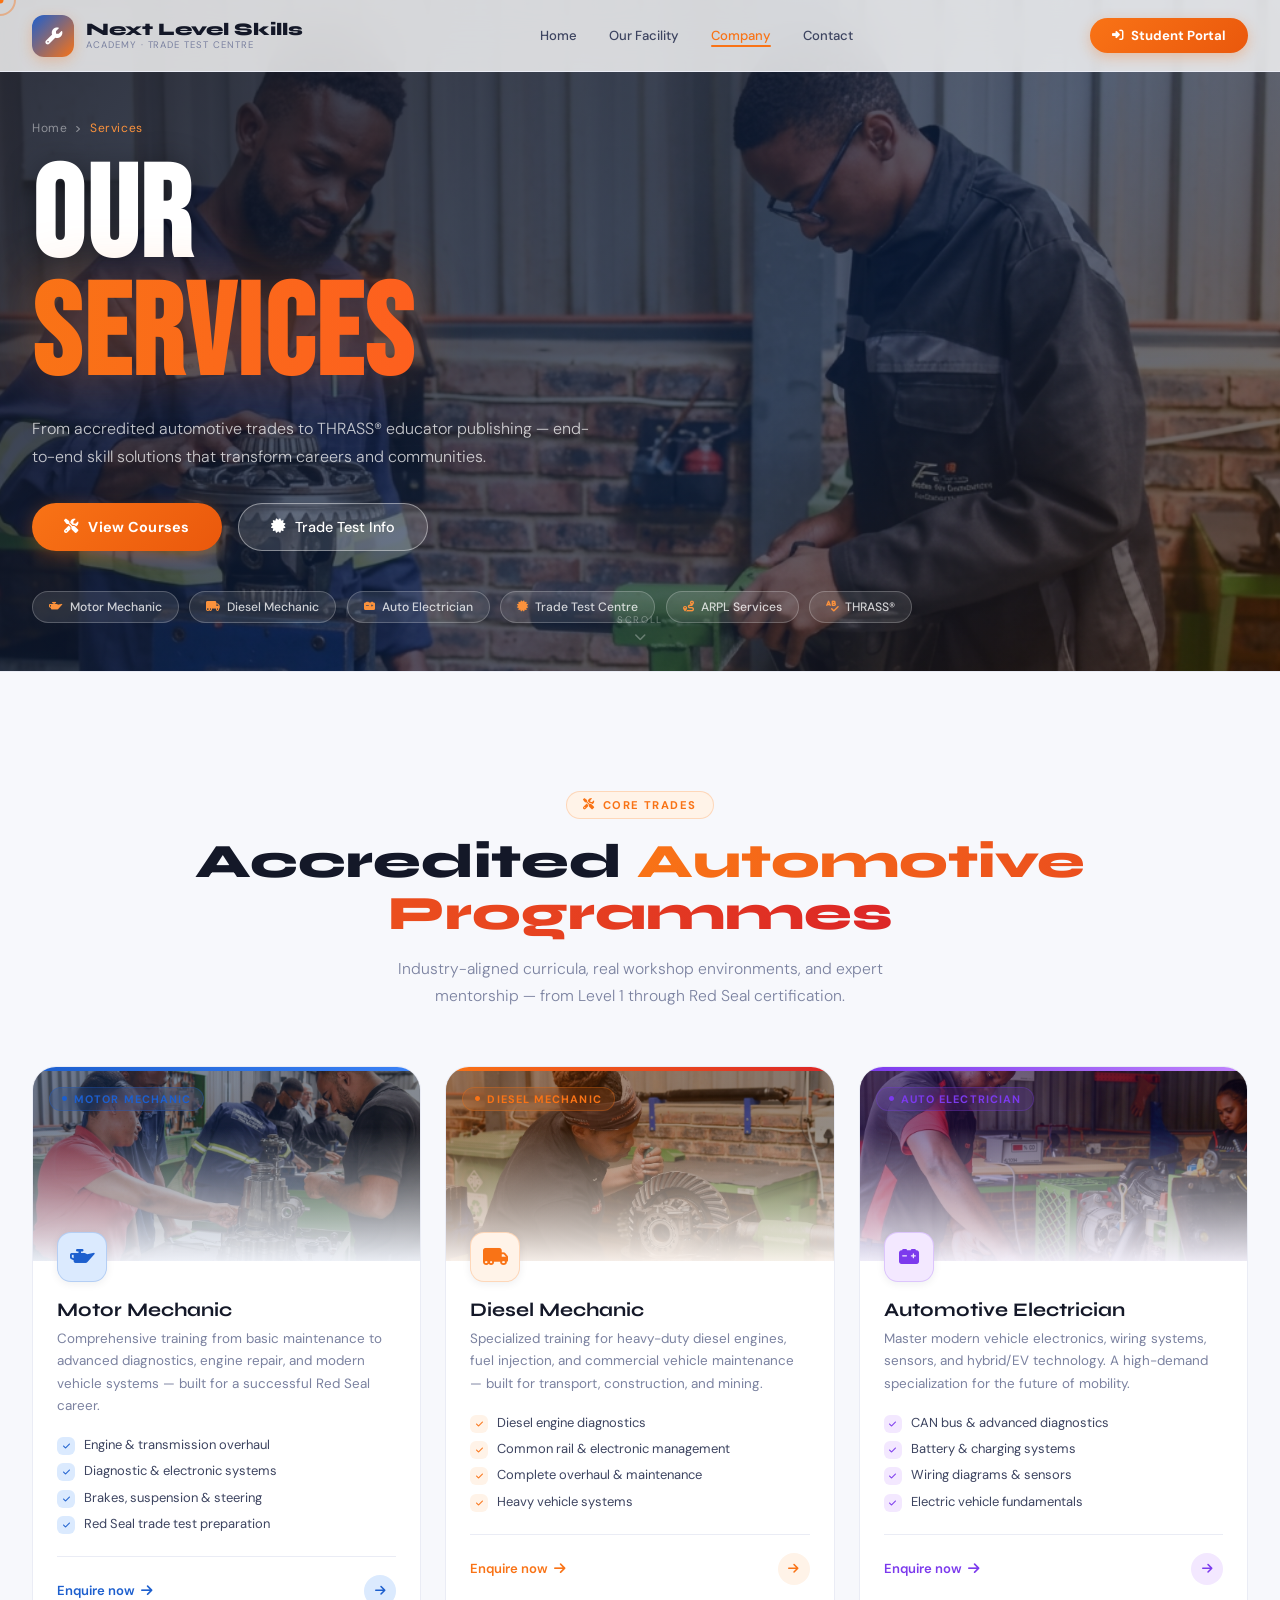
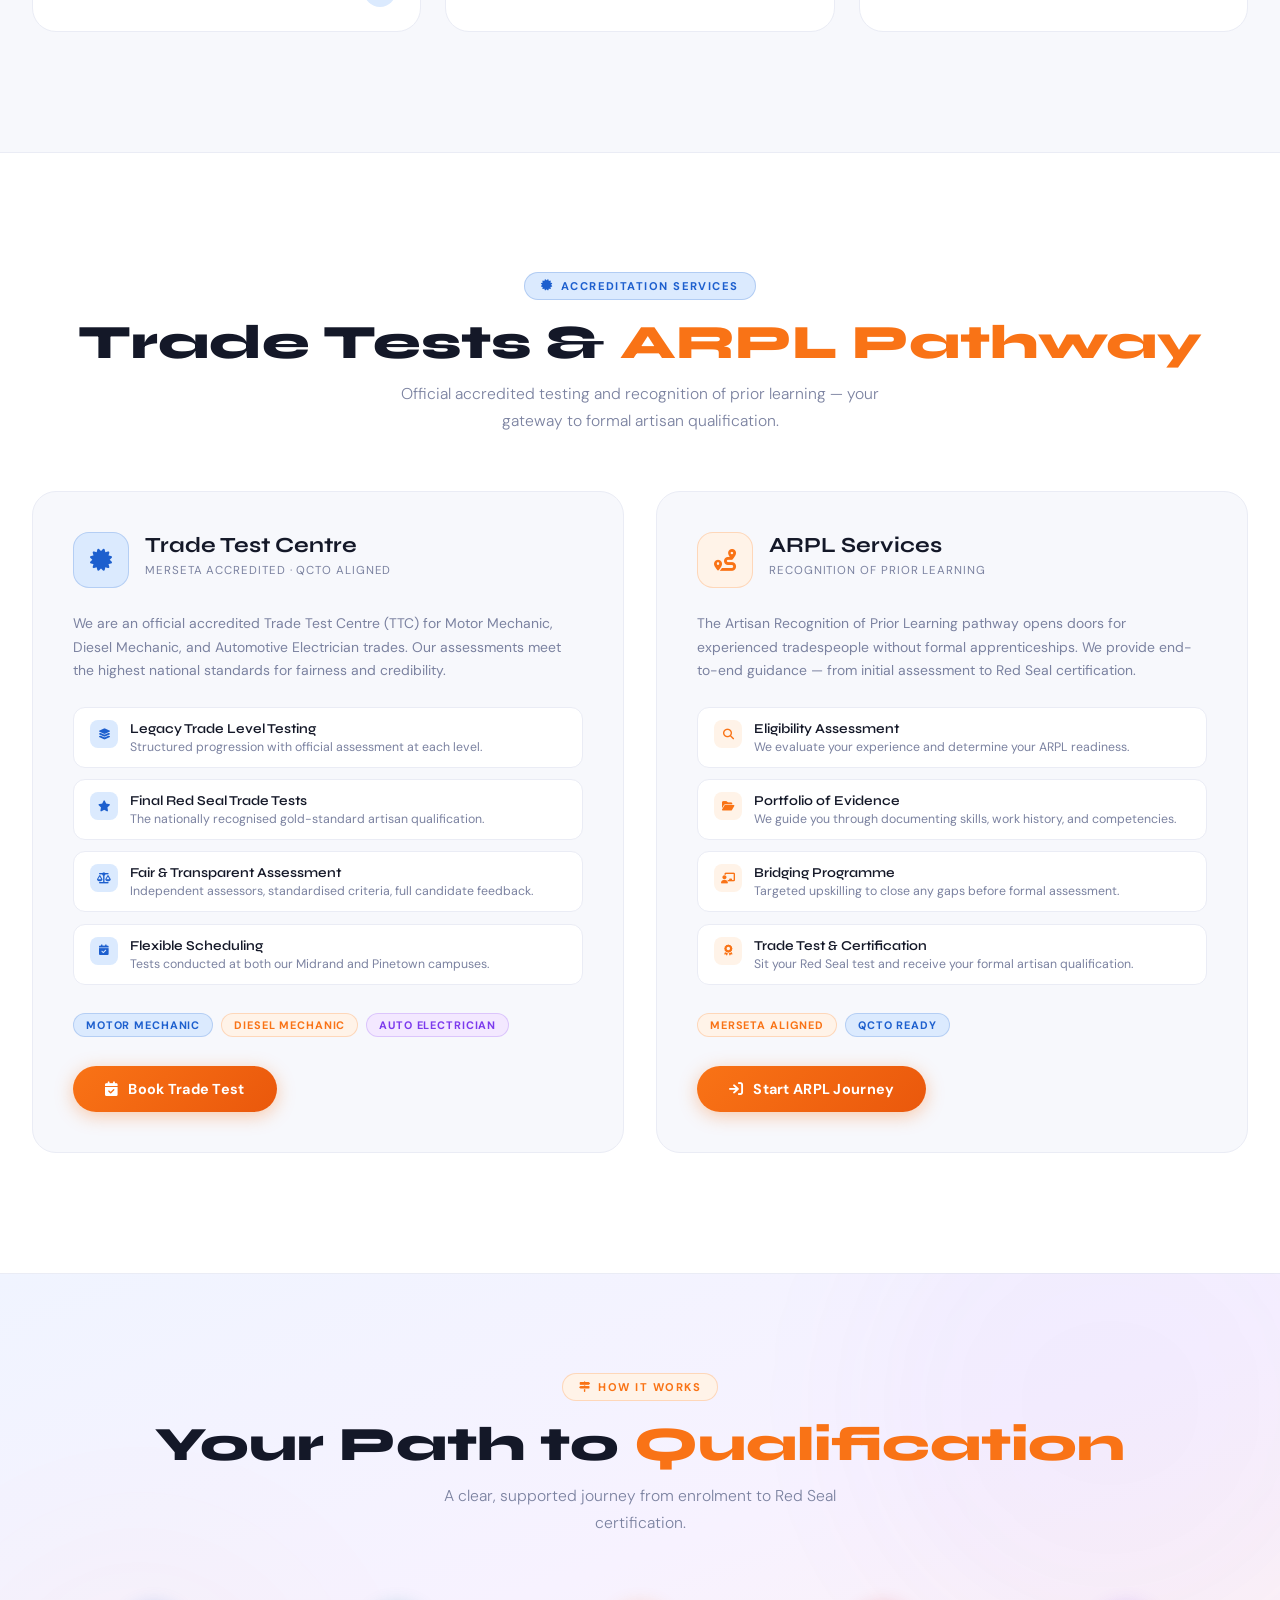
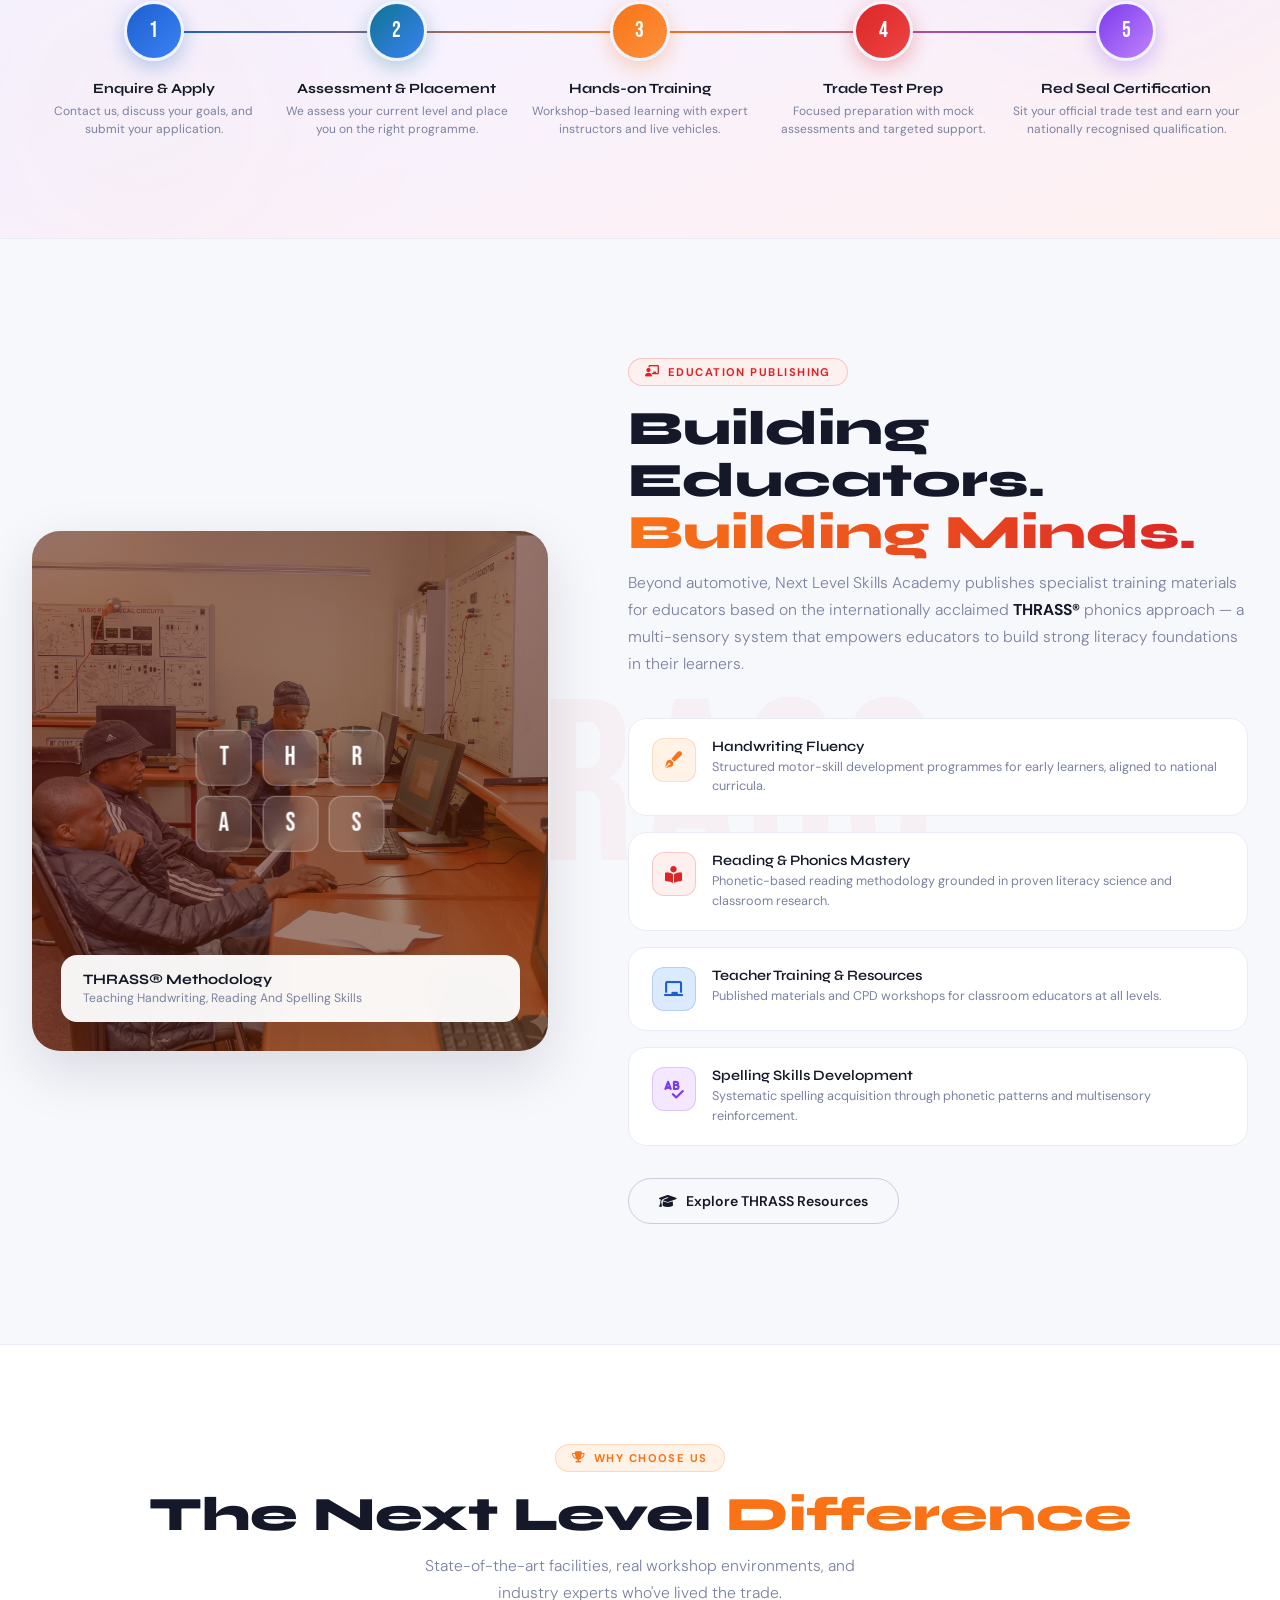
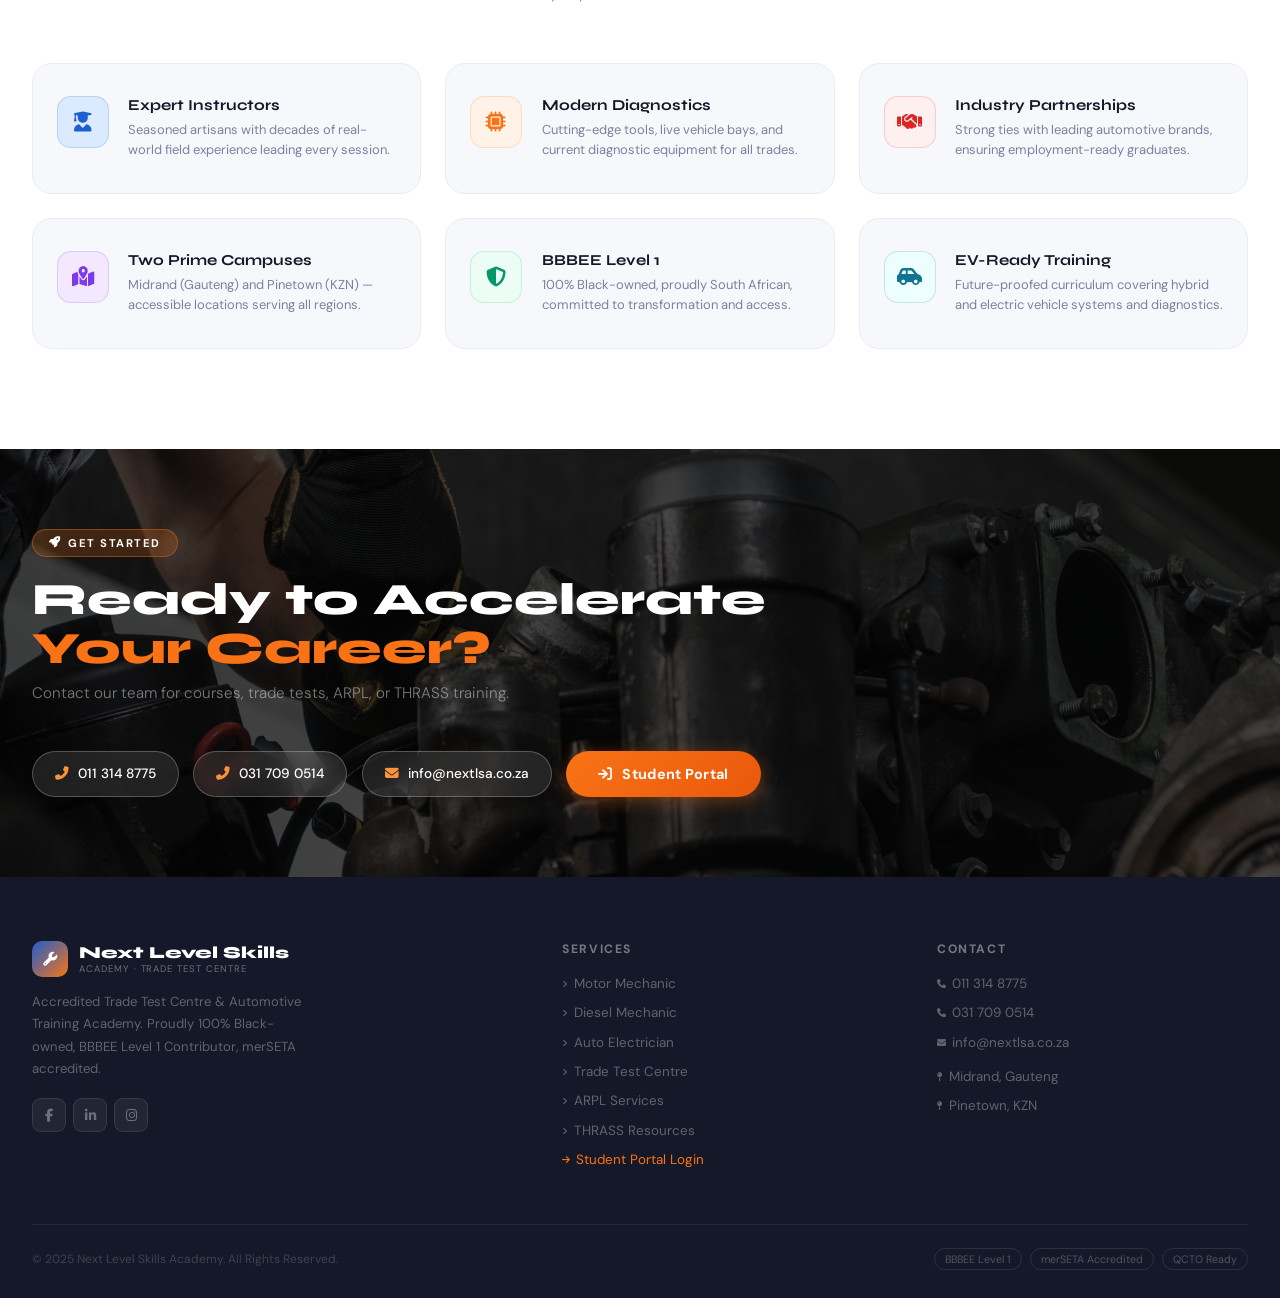
<file: services.html>
<!DOCTYPE html>
<html lang="en">
<head>
  <meta charset="UTF-8">
  <meta name="viewport" content="width=device-width, initial-scale=1.0, viewport-fit=cover">
  <title>Services | Next Level Skills Academy</title>
  <link rel="stylesheet" href="https://cdnjs.cloudflare.com/ajax/libs/font-awesome/6.5.0/css/all.min.css">
  <link rel="preconnect" href="https://fonts.googleapis.com">
  <link href="https://fonts.googleapis.com/css2?family=Bebas+Neue&family=Syne:wght@400;600;700;800&family=DM+Sans:opsz,wght@9..40,300;9..40,400;9..40,500;9..40,600&display=swap" rel="stylesheet">

  <style>
    :root {
      --white:       #ffffff;
      --off-white:   #f7f8fc;
      --light-gray:  #eaecf5;
      --mid-gray:    #c8ccdf;
      --text-body:   #3d4460;
      --text-dark:   #141828;
      --text-muted:  #7b82a0;
      --blue:        #1d5fce;
      --blue-light:  #3b82f6;
      --blue-pale:   #dbeafe;
      --orange:      #f97316;
      --orange-warm: #fb923c;
      --orange-pale: #fff3e8;
      --red:         #dc2626;
      --red-pale:    #fff0f0;
      --purple:      #7c3aed;
      --purple-light:#c084fc;
      --purple-pale: #f3e8ff;
      --shadow-sm:   0 2px 8px rgba(20,24,40,.07);
      --shadow-md:   0 8px 28px rgba(20,24,40,.10);
      --shadow-lg:   0 20px 55px rgba(20,24,40,.13);
      --shadow-xl:   0 32px 80px rgba(20,24,40,.16);
    }

    *, *::before, *::after { box-sizing: border-box; margin: 0; padding: 0; }
    html { scroll-behavior: smooth; }
    body { font-family: 'DM Sans', sans-serif; background: var(--white); color: var(--text-body); overflow-x: hidden; }
    h1, h2, h3, h4 { font-family: 'Syne', sans-serif; color: var(--text-dark); }

    /* CURSOR */
    .c-dot { width: 7px; height: 7px; background: var(--orange); border-radius: 50%; position: fixed; top: 0; left: 0; pointer-events: none; z-index: 9999; transform: translate(-50%,-50%); transition: transform .1s; }
    .c-ring { width: 32px; height: 32px; border: 2px solid rgba(249,115,22,.4); border-radius: 50%; position: fixed; top: 0; left: 0; pointer-events: none; z-index: 9998; transform: translate(-50%,-50%); transition: width .12s, height .12s, border-color .12s; }

    /* NAVBAR */
    nav { position: fixed; top: 0; left: 0; right: 0; z-index: 1000; height: 72px; padding: 0 2rem; display: flex; align-items: center; justify-content: space-between; background: rgba(255,255,255,.8); backdrop-filter: blur(22px); -webkit-backdrop-filter: blur(22px); border-bottom: 1px solid var(--light-gray); transition: all .3s; }
    nav.scrolled { background: rgba(255,255,255,.96); box-shadow: var(--shadow-sm); height: 62px; }
    .nav-logo { display: flex; align-items: center; gap: 12px; text-decoration: none; }
    .nav-logo-icon { width: 42px; height: 42px; border-radius: 12px; background: linear-gradient(135deg, var(--blue), var(--orange)); display: flex; align-items: center; justify-content: center; box-shadow: 0 4px 14px rgba(249,115,22,.28); transition: transform .35s cubic-bezier(.34,1.56,.64,1), box-shadow .3s; }
    .nav-logo:hover .nav-logo-icon { transform: rotate(-8deg) scale(1.12); box-shadow: 0 8px 24px rgba(249,115,22,.45); }
    .nav-brand-name { font-family: 'Syne', sans-serif; font-weight: 800; font-size: 1.1rem; color: var(--text-dark); line-height: 1.1; }
    .nav-brand-sub { font-size: 9.5px; color: var(--text-muted); letter-spacing: .1em; text-transform: uppercase; }
    .nav-links { display: flex; gap: 2rem; align-items: center; }
    .nav-links a { font-size: .82rem; font-weight: 500; color: var(--text-body); text-decoration: none; position: relative; transition: color .2s; }
    .nav-links a::after { content: ''; position: absolute; bottom: -3px; left: 0; width: 0; height: 2px; background: var(--orange); border-radius: 2px; transition: width .25s; }
    .nav-links a:hover, .nav-links a.active { color: var(--text-dark); }
    .nav-links a:hover::after, .nav-links a.active::after { width: 100%; }
    .nav-links a.active { color: var(--orange); }
    .nav-cta { background: linear-gradient(135deg, var(--orange), #ea580c); color: white; padding: 9px 22px; border-radius: 50px; font-size: .82rem; font-weight: 700; text-decoration: none; display: flex; align-items: center; gap: 7px; box-shadow: 0 4px 14px rgba(249,115,22,.32); transition: all .3s cubic-bezier(.34,1.56,.64,1); }
    .nav-cta:hover { transform: translateY(-2px) scale(1.04); box-shadow: 0 8px 22px rgba(249,115,22,.48); }
    .hamburger { display: none; flex-direction: column; gap: 5px; cursor: pointer; padding: 6px; }
    .hamburger span { display: block; width: 24px; height: 2px; background: var(--text-dark); border-radius: 2px; transition: all .3s; }

    /* MOBILE NAV */
    .mob-nav { display: none; position: fixed; inset: 0; background: rgba(255,255,255,.97); backdrop-filter: blur(20px); z-index: 999; flex-direction: column; align-items: center; justify-content: center; gap: 2rem; }
    .mob-nav.open { display: flex; }
    .mob-nav a { font-family: 'Bebas Neue', sans-serif; font-size: 2.6rem; color: var(--text-body); text-decoration: none; letter-spacing: .04em; transition: color .2s, transform .2s; }
    .mob-nav a:hover { color: var(--orange); transform: scale(1.06); }
    .mob-close { position: absolute; top: 1.5rem; right: 1.5rem; background: var(--light-gray); border: none; border-radius: 50%; width: 44px; height: 44px; display: flex; align-items: center; justify-content: center; cursor: pointer; font-size: 1.1rem; color: var(--text-dark); }

    /* SHARED */
    section { position: relative; z-index: 2; }
    .container { max-width: 1280px; margin: 0 auto; padding: 0 2rem; }
    .chip { display: inline-flex; align-items: center; gap: 7px; font-size: .7rem; font-weight: 700; letter-spacing: .13em; text-transform: uppercase; padding: 6px 16px; border-radius: 50px; margin-bottom: 1.1rem; }
    .chip-o { color: var(--orange); background: var(--orange-pale); border: 1px solid rgba(249,115,22,.22); }
    .chip-b { color: var(--blue); background: var(--blue-pale); border: 1px solid rgba(29,95,206,.22); }
    .chip-r { color: var(--red); background: var(--red-pale); border: 1px solid rgba(220,38,38,.22); }
    .chip-p { color: var(--purple); background: var(--purple-pale); border: 1px solid rgba(124,58,237,.22); }
    .sec-title { font-family: 'Syne', sans-serif; font-weight: 800; font-size: clamp(1.9rem,3.8vw,3rem); line-height: 1.08; color: var(--text-dark); }
    .sec-sub { font-size: .98rem; color: var(--text-muted); line-height: 1.72; font-weight: 300; max-width: 500px; margin-top: .7rem; }
    .g-orange { color: var(--orange); }
    .g-fire { background: linear-gradient(90deg, var(--orange), var(--red)); -webkit-background-clip: text; background-clip: text; color: transparent; }
    .g-blue { background: linear-gradient(90deg, var(--blue), var(--blue-light)); -webkit-background-clip: text; background-clip: text; color: transparent; }
    .g-purple { background: linear-gradient(90deg, var(--purple), var(--purple-light)); -webkit-background-clip: text; background-clip: text; color: transparent; }

    /* BUTTONS */
    .btn-orange { background: linear-gradient(135deg, var(--orange), #ea580c); color: #fff; padding: 14px 32px; border-radius: 50px; font-weight: 700; font-size: .9rem; text-decoration: none; display: inline-flex; align-items: center; gap: 10px; box-shadow: 0 4px 18px rgba(249,115,22,.35); transition: all .35s cubic-bezier(.34,1.56,.64,1); letter-spacing: .02em; }
    .btn-orange:hover { transform: translateY(-4px) scale(1.04); box-shadow: 0 16px 38px rgba(249,115,22,.5); }
    .btn-outline-light { background: transparent; border: 1.5px solid var(--mid-gray); color: var(--text-dark); padding: 13px 30px; border-radius: 50px; font-weight: 600; font-size: .88rem; text-decoration: none; display: inline-flex; align-items: center; gap: 9px; transition: all .3s cubic-bezier(.34,1.56,.64,1); }
    .btn-outline-light:hover { border-color: var(--orange); color: var(--orange); transform: translateY(-3px) scale(1.03); box-shadow: 0 8px 18px rgba(249,115,22,.14); }
    .btn-outline-hero { background: rgba(255,255,255,.13); border: 1.5px solid rgba(255,255,255,.42); color: #fff; padding: 14px 32px; border-radius: 50px; font-weight: 500; font-size: .9rem; text-decoration: none; display: inline-flex; align-items: center; gap: 10px; backdrop-filter: blur(10px); transition: all .35s cubic-bezier(.34,1.56,.64,1); }
    .btn-outline-hero:hover { background: rgba(255,255,255,.2); border-color: #fff; transform: translateY(-4px) scale(1.03); }

    /* REVEAL */
    .rev { opacity: 0; transform: translateY(30px); transition: opacity .75s ease, transform .75s ease; }
    .rev.in { opacity: 1; transform: translateY(0); }
    .d1 { transition-delay: .12s; } .d2 { transition-delay: .22s; } .d3 { transition-delay: .32s; } .d4 { transition-delay: .42s; }

    /* ===== HERO ===== */
    .hero { min-height: 68vh; position: relative; display: flex; align-items: center; overflow: hidden; padding-top: 72px; }
    .hero-bg { position: absolute; inset: 0; background-image: url('./assets/enhance11.png'); background-size: cover; background-position: center 40%; filter: brightness(.42) saturate(1.15); transform: scale(1.04); animation: slowZoom 22s ease-in-out infinite alternate; }
    @keyframes slowZoom { from { transform: scale(1.04); } to { transform: scale(1.1); } }
    .hero-overlay { position: absolute; inset: 0; background: linear-gradient(135deg, rgba(20,24,40,.72) 0%, rgba(29,95,206,.22) 60%, rgba(249,115,22,.12) 100%); }
    .hero-content { position: relative; z-index: 10; width: 100%; padding: 3rem 0; }
    .breadcrumb { display: flex; align-items: center; gap: 8px; font-size: .75rem; color: rgba(255,255,255,.45); margin-bottom: 1.5rem; letter-spacing: .05em; }
    .breadcrumb a { color: rgba(255,255,255,.45); text-decoration: none; transition: color .2s; }
    .breadcrumb a:hover { color: var(--orange-warm); }
    .breadcrumb i { font-size: 9px; }
    .hero-badge { display: inline-flex; align-items: center; gap: 8px; background: rgba(249,115,22,.14); border: 1px solid rgba(249,115,22,.38); color: var(--orange-warm); padding: 8px 20px; border-radius: 50px; font-size: .74rem; font-weight: 700; letter-spacing: .1em; text-transform: uppercase; margin-bottom: 1.5rem; backdrop-filter: blur(14px); animation: slideDown .8s .1s cubic-bezier(.22,1,.36,1) both; }
    .hero-badge .bdot { width: 7px; height: 7px; background: var(--orange); border-radius: 50%; animation: pulse 2s infinite; }
    .hero-title { font-family: 'Bebas Neue', sans-serif; font-size: clamp(4rem,10vw,9rem); line-height: .92; letter-spacing: .02em; margin-bottom: 1.2rem; }
    .hero-title .l1 { display: block; color: #fff; text-shadow: 0 4px 32px rgba(0,0,0,.4); animation: slideUp .85s .25s cubic-bezier(.22,1,.36,1) both; }
    .hero-title .l2 { display: block; background: linear-gradient(90deg, var(--orange) 0%, #ff5722 45%, var(--purple-light) 100%); -webkit-background-clip: text; background-clip: text; color: transparent; filter: drop-shadow(0 0 28px rgba(249,115,22,.35)); animation: slideUp .85s .38s cubic-bezier(.22,1,.36,1) both; }
    .hero-desc { max-width: 560px; font-size: 1rem; color: rgba(255,255,255,.75); line-height: 1.75; font-weight: 300; margin-bottom: 2rem; text-shadow: 0 2px 12px rgba(0,0,0,.3); animation: slideUp .85s .5s cubic-bezier(.22,1,.36,1) both; }
    .hero-actions { display: flex; gap: 1rem; flex-wrap: wrap; animation: slideUp .85s .62s cubic-bezier(.22,1,.36,1) both; }
    .hero-pills { display: flex; gap: .65rem; flex-wrap: wrap; margin-top: 2.5rem; animation: slideUp .85s .74s cubic-bezier(.22,1,.36,1) both; }
    .hero-pill { background: rgba(255,255,255,.1); border: 1px solid rgba(255,255,255,.22); backdrop-filter: blur(10px); border-radius: 50px; padding: 7px 16px; font-size: .76rem; font-weight: 500; color: rgba(255,255,255,.78); display: inline-flex; align-items: center; gap: 7px; transition: all .3s; cursor: default; }
    .hero-pill:hover { background: rgba(249,115,22,.2); border-color: rgba(249,115,22,.5); color: #fff; transform: translateY(-2px); }
    .hero-pill i { color: var(--orange-warm); font-size: 11px; }
    .scroll-hint { position: absolute; bottom: 28px; left: 50%; transform: translateX(-50%); display: flex; flex-direction: column; align-items: center; gap: 5px; z-index: 10; animation: fadeIn 1s 1.4s ease both; }
    .scroll-hint span { font-size: .6rem; letter-spacing: .18em; text-transform: uppercase; color: rgba(255,255,255,.35); }
    .scroll-hint i { color: rgba(255,255,255,.3); font-size: 12px; animation: bounce 2.2s 2s infinite; }
    @keyframes bounce { 0%,100%{transform:translateY(0)} 50%{transform:translateY(8px)} }

    /* ===== COURSES SECTION ===== */
    .courses-section { padding: 120px 0; background: var(--off-white); }
    .courses-section::before { content: ''; position: absolute; top: 0; left: 0; right: 0; height: 1px; background: var(--light-gray); }
    .courses-grid { display: grid; grid-template-columns: repeat(3,1fr); gap: 1.5rem; margin-top: 3.5rem; }

    .course-card { background: var(--white); border: 1.5px solid var(--light-gray); border-radius: 24px; overflow: hidden; transition: all .45s cubic-bezier(.23,1,.32,1); cursor: pointer; position: relative; }
    .course-card:hover { transform: translateY(-10px); border-color: transparent; }
    .cc-blue:hover { box-shadow: 0 25px 50px rgba(29,95,206,.14), 0 0 0 1.5px rgba(59,130,246,.3); }
    .cc-orange:hover { box-shadow: 0 25px 50px rgba(249,115,22,.15), 0 0 0 1.5px rgba(249,115,22,.32); }
    .cc-purple:hover { box-shadow: 0 25px 50px rgba(124,58,237,.14), 0 0 0 1.5px rgba(168,85,247,.3); }

    .cc-top-bar { height: 4px; width: 100%; }
    .cc-blue .cc-top-bar { background: linear-gradient(90deg, var(--blue), var(--blue-light)); }
    .cc-orange .cc-top-bar { background: linear-gradient(90deg, var(--orange), var(--red)); }
    .cc-purple .cc-top-bar { background: linear-gradient(90deg, var(--purple), var(--purple-light)); }

    .cc-image { height: 190px; position: relative; overflow: hidden; }
    .cc-image img { width: 100%; height: 100%; object-fit: cover; filter: brightness(.55) saturate(1.1); transition: transform .5s, filter .5s; }
    .course-card:hover .cc-image img { transform: scale(1.08); filter: brightness(.65) saturate(1.25); }
    .cc-image-overlay { position: absolute; inset: 0; }
    .cc-blue .cc-image-overlay { background: linear-gradient(180deg, transparent 30%, rgba(245,248,255,.95) 100%), linear-gradient(135deg, rgba(29,95,206,.25), transparent); }
    .cc-orange .cc-image-overlay { background: linear-gradient(180deg, transparent 30%, rgba(255,248,243,.95) 100%), linear-gradient(135deg, rgba(249,115,22,.25), transparent); }
    .cc-purple .cc-image-overlay { background: linear-gradient(180deg, transparent 30%, rgba(248,245,255,.95) 100%), linear-gradient(135deg, rgba(124,58,237,.25), transparent); }
    .cc-badge { position: absolute; top: 1rem; left: 1rem; font-size: .68rem; font-weight: 700; letter-spacing: .1em; text-transform: uppercase; padding: 4px 12px; border-radius: 50px; backdrop-filter: blur(10px); display: flex; align-items: center; gap: 6px; }

    .cc-body { padding: 1.4rem 1.5rem 1.5rem; }
    .cc-icon { width: 50px; height: 50px; border-radius: 14px; display: flex; align-items: center; justify-content: center; font-size: 20px; margin-bottom: 1rem; margin-top: -3.2rem; position: relative; z-index: 1; transition: transform .35s cubic-bezier(.34,1.56,.64,1); box-shadow: var(--shadow-sm); }
    .course-card:hover .cc-icon { transform: scale(1.1) rotate(-5deg); }
    .cc-blue .cc-icon { background: var(--blue-pale); border: 1.5px solid rgba(29,95,206,.2); color: var(--blue); }
    .cc-orange .cc-icon { background: var(--orange-pale); border: 1.5px solid rgba(249,115,22,.22); color: var(--orange); }
    .cc-purple .cc-icon { background: var(--purple-pale); border: 1.5px solid rgba(124,58,237,.2); color: var(--purple); }

    .cc-body h3 { font-weight: 700; font-size: 1.2rem; color: var(--text-dark); margin-bottom: .45rem; }
    .cc-body > p { font-size: .84rem; color: var(--text-muted); line-height: 1.65; margin-bottom: 1.2rem; }
    .cc-features { list-style: none; margin-bottom: 1.4rem; display: flex; flex-direction: column; gap: .45rem; }
    .cc-features li { display: flex; align-items: flex-start; gap: 9px; font-size: .81rem; color: var(--text-body); }
    .cc-feat-dot { width: 18px; height: 18px; border-radius: 6px; flex-shrink: 0; display: flex; align-items: center; justify-content: center; font-size: 8px; margin-top: 1px; }
    .cc-blue .cc-feat-dot { background: var(--blue-pale); color: var(--blue); }
    .cc-orange .cc-feat-dot { background: var(--orange-pale); color: var(--orange); }
    .cc-purple .cc-feat-dot { background: var(--purple-pale); color: var(--purple); }
    .cc-cta { display: flex; align-items: center; justify-content: space-between; padding-top: 1.1rem; border-top: 1px solid var(--light-gray); }
    .cc-link { font-size: .82rem; font-weight: 600; text-decoration: none; display: flex; align-items: center; gap: 6px; transition: gap .2s; }
    .cc-blue .cc-link { color: var(--blue); }
    .cc-orange .cc-link { color: var(--orange); }
    .cc-purple .cc-link { color: var(--purple); }
    .cc-link:hover { gap: 10px; }
    .cc-arrow { width: 32px; height: 32px; border-radius: 50%; display: flex; align-items: center; justify-content: center; font-size: 12px; transition: all .3s; }
    .cc-blue .cc-arrow { background: var(--blue-pale); color: var(--blue); }
    .cc-orange .cc-arrow { background: var(--orange-pale); color: var(--orange); }
    .cc-purple .cc-arrow { background: var(--purple-pale); color: var(--purple); }
    .course-card:hover .cc-arrow { transform: rotate(45deg); }

    /* ===== TRADE TEST SECTION ===== */
    .tt-section { padding: 120px 0; background: var(--white); }
    .tt-section::before { content: ''; position: absolute; top: 0; left: 0; right: 0; height: 1px; background: var(--light-gray); }
    .tt-grid { display: grid; grid-template-columns: 1fr 1fr; gap: 2rem; }

    .tt-card { border-radius: 24px; padding: 2.5rem; position: relative; overflow: hidden; transition: all .4s cubic-bezier(.23,1,.32,1); cursor: default; }
    .tt-card::before { content: ''; position: absolute; inset: 0; border-radius: 24px; opacity: 0; transition: opacity .4s; }
    .tt-main { background: var(--off-white); border: 1.5px solid var(--light-gray); }
    .tt-main::before { background: linear-gradient(135deg, rgba(29,95,206,.06), transparent); }
    .tt-main:hover { box-shadow: 0 25px 50px rgba(29,95,206,.1), 0 0 0 1.5px rgba(59,130,246,.22); transform: translateY(-8px); }
    .tt-main:hover::before { opacity: 1; }
    .tt-arpl { background: var(--off-white); border: 1.5px solid var(--light-gray); }
    .tt-arpl::before { background: linear-gradient(135deg, rgba(249,115,22,.06), transparent); }
    .tt-arpl:hover { box-shadow: 0 25px 50px rgba(249,115,22,.12), 0 0 0 1.5px rgba(249,115,22,.28); transform: translateY(-8px); }
    .tt-arpl:hover::before { opacity: 1; }

    .tt-card .tt-header { display: flex; align-items: flex-start; gap: 1rem; margin-bottom: 1.5rem; }
    .tt-card-icon { width: 56px; height: 56px; border-radius: 16px; flex-shrink: 0; display: flex; align-items: center; justify-content: center; font-size: 22px; transition: transform .3s; }
    .tt-card:hover .tt-card-icon { transform: scale(1.1) rotate(-4deg); }
    .tt-main .tt-card-icon { background: var(--blue-pale); border: 1.5px solid rgba(29,95,206,.2); color: var(--blue); }
    .tt-arpl .tt-card-icon { background: var(--orange-pale); border: 1.5px solid rgba(249,115,22,.22); color: var(--orange); }
    .tt-card h3 { font-weight: 700; font-size: 1.35rem; color: var(--text-dark); margin-bottom: .3rem; }
    .tt-card .tt-sub { font-size: .72rem; color: var(--text-muted); letter-spacing: .08em; text-transform: uppercase; }
    .tt-card > p { font-size: .87rem; color: var(--text-muted); line-height: 1.7; margin-bottom: 1.5rem; }
    .tt-check-list { list-style: none; display: flex; flex-direction: column; gap: .7rem; margin-bottom: 1.8rem; }
    .tt-check-list li { display: flex; align-items: flex-start; gap: 12px; font-size: .84rem; color: var(--text-body); padding: .75rem 1rem; background: var(--white); border-radius: 12px; border: 1px solid var(--light-gray); transition: all .25s; }
    .tt-check-list li:hover { border-color: rgba(249,115,22,.25); padding-left: 1.2rem; box-shadow: var(--shadow-sm); }
    .tt-check-icon { width: 28px; height: 28px; border-radius: 8px; display: flex; align-items: center; justify-content: center; font-size: 11px; flex-shrink: 0; }
    .tt-main .tt-check-icon { background: var(--blue-pale); color: var(--blue); }
    .tt-arpl .tt-check-icon { background: var(--orange-pale); color: var(--orange); }
    .tt-check-list li div h4 { font-weight: 600; font-size: .85rem; color: var(--text-dark); margin-bottom: 2px; }
    .tt-check-list li div p { font-size: .77rem; color: var(--text-muted); margin: 0; }
    .tt-tags { display: flex; gap: .5rem; flex-wrap: wrap; margin-top: 1rem; }
    .tt-tag { font-size: .68rem; font-weight: 700; letter-spacing: .08em; text-transform: uppercase; padding: 4px 12px; border-radius: 50px; }

    /* ===== PROCESS ===== */
    .process-section { padding: 100px 0; background: linear-gradient(160deg, #f0f4ff 0%, #f7f2ff 50%, #fff1f0 100%); position: relative; overflow: hidden; }
    .process-section::before { content: ''; position: absolute; top: 0; left: 0; right: 0; height: 1px; background: var(--light-gray); }
    .blob { position: absolute; border-radius: 50%; filter: blur(80px); pointer-events: none; }
    .blob-1 { width: 500px; height: 500px; background: rgba(124,58,237,.1); top: -120px; right: -80px; opacity: .35; }
    .blob-2 { width: 400px; height: 400px; background: rgba(249,115,22,.07); bottom: -80px; left: -60px; opacity: .35; }
    .process-grid { display: grid; grid-template-columns: repeat(5,1fr); gap: 0; margin-top: 4rem; position: relative; }
    .process-grid::before { content: ''; position: absolute; top: 30px; left: calc(10% + 20px); right: calc(10% + 20px); height: 2px; background: linear-gradient(90deg, var(--blue), var(--orange), var(--purple)); z-index: 0; }
    .process-step { display: flex; flex-direction: column; align-items: center; text-align: center; padding: 0 .5rem; position: relative; z-index: 1; cursor: default; transition: transform .3s; }
    .process-step:hover { transform: translateY(-5px); }
    .ps-num { width: 60px; height: 60px; border-radius: 50%; display: flex; align-items: center; justify-content: center; font-family: 'Bebas Neue', sans-serif; font-size: 1.4rem; color: #fff; border: 3px solid #f0f4ff; margin-bottom: 1.2rem; transition: transform .35s cubic-bezier(.34,1.56,.64,1), box-shadow .3s; }
    .process-step:hover .ps-num { transform: scale(1.14); }
    .ps-1 { background: linear-gradient(135deg, var(--blue), var(--blue-light)); box-shadow: 0 6px 20px rgba(29,95,206,.3); }
    .ps-2 { background: linear-gradient(135deg, #0e7490, var(--blue-light)); box-shadow: 0 6px 20px rgba(14,116,144,.3); }
    .ps-3 { background: linear-gradient(135deg, var(--orange), var(--orange-warm)); box-shadow: 0 6px 20px rgba(249,115,22,.3); }
    .ps-4 { background: linear-gradient(135deg, var(--red), #ef4444); box-shadow: 0 6px 20px rgba(220,38,38,.3); }
    .ps-5 { background: linear-gradient(135deg, var(--purple), var(--purple-light)); box-shadow: 0 6px 20px rgba(124,58,237,.3); }
    .process-step h4 { font-weight: 700; font-size: .88rem; color: var(--text-dark); margin-bottom: .3rem; }
    .process-step p { font-size: .75rem; color: var(--text-muted); line-height: 1.5; }

    /* ===== THRASS ===== */
    .thrass-section { padding: 120px 0; background: var(--off-white); position: relative; overflow: hidden; }
    .thrass-section::before { content: ''; position: absolute; top: 0; left: 0; right: 0; height: 1px; background: var(--light-gray); }
    .thrass-bg-word { position: absolute; top: 50%; left: 50%; transform: translate(-50%,-50%); font-family: 'Bebas Neue', sans-serif; font-size: clamp(7rem,18vw,16rem); color: rgba(220,38,38,.04); pointer-events: none; white-space: nowrap; letter-spacing: .05em; }
    .thrass-grid { display: grid; grid-template-columns: 1fr 1.2fr; gap: 5rem; align-items: center; position: relative; z-index: 2; }
    .thrass-image { height: 520px; border-radius: 28px; overflow: hidden; position: relative; box-shadow: var(--shadow-lg); }
    .thrass-image img { width: 100%; height: 100%; object-fit: cover; filter: brightness(.52) saturate(1.1); transition: transform .5s, filter .5s; }
    .thrass-image:hover img { transform: scale(1.04); filter: brightness(.62) saturate(1.2); }
    .thrass-image-overlay { position: absolute; inset: 0; background: linear-gradient(135deg, rgba(220,38,38,.22), rgba(249,115,22,.22)); }
    .thrass-letters { position: absolute; top: 50%; left: 50%; transform: translate(-50%,-50%); display: grid; grid-template-columns: repeat(3,1fr); gap: .65rem; }
    .t-let { width: 56px; height: 56px; border-radius: 13px; background: rgba(255,255,255,.15); backdrop-filter: blur(10px); border: 1.5px solid rgba(255,255,255,.35); display: flex; align-items: center; justify-content: center; font-family: 'Bebas Neue', sans-serif; font-size: 1.6rem; color: #fff; cursor: default; transition: all .35s cubic-bezier(.34,1.56,.64,1); }
    .t-let:hover { background: rgba(249,115,22,.4); border-color: var(--orange); transform: scale(1.15) rotate(-4deg); box-shadow: 0 8px 22px rgba(249,115,22,.4); }
    .thrass-image-bottom { position: absolute; bottom: 1.8rem; left: 1.8rem; right: 1.8rem; background: rgba(255,255,255,.95); backdrop-filter: blur(18px); border-radius: 16px; padding: 1rem 1.4rem; box-shadow: var(--shadow-md); }
    .thrass-image-bottom h4 { font-weight: 700; font-size: .9rem; color: var(--text-dark); margin-bottom: 2px; }
    .thrass-image-bottom p { font-size: .76rem; color: var(--text-muted); }
    .thrass-features { display: flex; flex-direction: column; gap: 1rem; margin-top: 2rem; }
    .thrass-feat { background: var(--white); border: 1.5px solid var(--light-gray); border-radius: 18px; padding: 1.2rem 1.4rem; display: flex; align-items: flex-start; gap: 1rem; transition: all .35s cubic-bezier(.23,1,.32,1); cursor: default; }
    .thrass-feat:hover { border-color: rgba(249,115,22,.3); transform: translateX(6px); box-shadow: var(--shadow-md); }
    .tf-icon { width: 44px; height: 44px; border-radius: 12px; display: flex; align-items: center; justify-content: center; font-size: 17px; flex-shrink: 0; transition: transform .35s cubic-bezier(.34,1.56,.64,1); }
    .thrass-feat:hover .tf-icon { transform: scale(1.12) rotate(-5deg); }
    .thrass-feat h4 { font-weight: 600; font-size: .9rem; color: var(--text-dark); margin-bottom: 2px; }
    .thrass-feat p { font-size: .79rem; color: var(--text-muted); line-height: 1.55; }

    /* ===== WHY ===== */
    .why-section { padding: 100px 0; background: var(--white); }
    .why-section::before { content: ''; position: absolute; top: 0; left: 0; right: 0; height: 1px; background: var(--light-gray); }
    .why-grid { display: grid; grid-template-columns: repeat(3,1fr); gap: 1.5rem; margin-top: 3.5rem; }
    .why-card { background: var(--off-white); border: 1.5px solid var(--light-gray); border-radius: 20px; padding: 2rem 1.5rem; display: flex; align-items: flex-start; gap: 1.2rem; transition: all .45s cubic-bezier(.23,1,.32,1); cursor: default; position: relative; overflow: hidden; }
    .why-card::before { content: ''; position: absolute; inset: 0; opacity: 0; transition: opacity .4s; border-radius: 20px; }
    .why-card:hover::before { opacity: 1; }
    .why-card:hover { transform: translateY(-8px); border-color: transparent; background: var(--white); }
    .wc-b::before { background: linear-gradient(135deg, rgba(29,95,206,.06), transparent); }
    .wc-b:hover { box-shadow: 0 20px 50px rgba(29,95,206,.1), 0 0 0 1.5px rgba(59,130,246,.22); }
    .wc-o::before { background: linear-gradient(135deg, rgba(249,115,22,.06), transparent); }
    .wc-o:hover { box-shadow: 0 20px 50px rgba(249,115,22,.12), 0 0 0 1.5px rgba(249,115,22,.28); }
    .wc-r::before { background: linear-gradient(135deg, rgba(220,38,38,.06), transparent); }
    .wc-r:hover { box-shadow: 0 20px 50px rgba(220,38,38,.1), 0 0 0 1.5px rgba(220,38,38,.22); }
    .wc-p::before { background: linear-gradient(135deg, rgba(124,58,237,.06), transparent); }
    .wc-p:hover { box-shadow: 0 20px 50px rgba(124,58,237,.1), 0 0 0 1.5px rgba(124,58,237,.22); }
    .wc-g::before { background: linear-gradient(135deg, rgba(16,185,129,.06), transparent); }
    .wc-g:hover { box-shadow: 0 20px 50px rgba(16,185,129,.1), 0 0 0 1.5px rgba(16,185,129,.22); }
    .wc-c::before { background: linear-gradient(135deg, rgba(14,116,144,.06), transparent); }
    .wc-c:hover { box-shadow: 0 20px 50px rgba(14,116,144,.1), 0 0 0 1.5px rgba(14,116,144,.22); }
    .why-icon { width: 52px; height: 52px; border-radius: 14px; display: flex; align-items: center; justify-content: center; font-size: 20px; flex-shrink: 0; transition: transform .4s cubic-bezier(.34,1.56,.64,1); }
    .why-card:hover .why-icon { transform: scale(1.15) rotate(-5deg); }
    .why-card h3 { font-weight: 700; font-size: .95rem; color: var(--text-dark); margin-bottom: .35rem; }
    .why-card p { font-size: .81rem; color: var(--text-muted); line-height: 1.6; }

    /* ===== CTA ===== */
    .cta-section { position: relative; overflow: hidden; min-height: 360px; display: flex; align-items: center; }
    .cta-bg { position: absolute; inset: 0; background-image: url('./assets/dieselmech.png'); background-size: cover; background-position: center 40%; filter: brightness(.28) saturate(1.1); }
    .cta-inner { position: relative; z-index: 10; width: 100%; }
    .cta-row { display: flex; justify-content: space-between; align-items: center; gap: 3rem; flex-wrap: wrap; padding: 80px 0; }
    .cta-title { font-family: 'Syne', sans-serif; font-weight: 800; font-size: clamp(1.8rem,3.5vw,2.8rem); color: #fff; line-height: 1.1; }
    .cta-sub { font-size: .95rem; color: rgba(255,255,255,.45); margin-top: .6rem; font-weight: 300; }
    .cta-chips { display: flex; gap: .9rem; flex-wrap: wrap; }
    .cta-chip { display: inline-flex; align-items: center; gap: 9px; background: rgba(255,255,255,.1); border: 1.5px solid rgba(255,255,255,.24); backdrop-filter: blur(12px); padding: 11px 22px; border-radius: 50px; font-size: .85rem; color: #fff; text-decoration: none; font-weight: 500; transition: all .35s cubic-bezier(.34,1.56,.64,1); }
    .cta-chip:hover { background: rgba(249,115,22,.2); border-color: var(--orange); transform: translateY(-4px) scale(1.02); }
    .cta-chip i { color: var(--orange-warm); }

    /* ===== FOOTER ===== */
    footer { background: var(--text-dark); padding: 64px 0 28px; }
    .footer-grid { display: grid; grid-template-columns: 1.5fr 1fr 1fr; gap: 4rem; margin-bottom: 3rem; }
    .f-logo-name { font-family: 'Syne', sans-serif; font-weight: 800; font-size: 1.05rem; color: #fff; }
    .f-logo-sub { font-size: 9.5px; color: rgba(255,255,255,.38); letter-spacing: .1em; text-transform: uppercase; }
    .footer-brand p { font-size: .82rem; color: rgba(255,255,255,.33); line-height: 1.7; margin-top: .9rem; max-width: 270px; }
    .footer-col h5 { font-weight: 700; font-size: .76rem; text-transform: uppercase; letter-spacing: .13em; color: rgba(255,255,255,.42); margin-bottom: .9rem; }
    .footer-col ul { list-style: none; }
    .footer-col ul li { margin-bottom: .52rem; }
    .footer-col ul li a { color: rgba(255,255,255,.33); font-size: .84rem; text-decoration: none; display: inline-flex; align-items: center; gap: 6px; transition: color .2s, padding-left .2s; }
    .footer-col ul li a:hover { color: var(--orange); padding-left: 4px; }
    .footer-bottom { border-top: 1px solid rgba(255,255,255,.07); padding-top: 1.4rem; display: flex; justify-content: space-between; align-items: center; flex-wrap: wrap; gap: 1rem; }
    .footer-bottom p { font-size: .75rem; color: rgba(255,255,255,.18); }
    .footer-tags { display: flex; gap: .5rem; flex-wrap: wrap; }
    .footer-tag { font-size: .67rem; padding: 3px 10px; border-radius: 50px; border: 1px solid rgba(255,255,255,.1); color: rgba(255,255,255,.26); }
    .soc-btn { width: 34px; height: 34px; border-radius: 9px; display: flex; align-items: center; justify-content: center; background: rgba(255,255,255,.06); border: 1px solid rgba(255,255,255,.1); color: rgba(255,255,255,.35); text-decoration: none; font-size: 13px; transition: all .3s; }
    .soc-btn:hover { background: rgba(249,115,22,.18); border-color: rgba(249,115,22,.4); color: var(--orange-warm); transform: translateY(-2px); }

    /* KEYFRAMES */
    @keyframes slideUp { from{opacity:0;transform:translateY(40px)} to{opacity:1;transform:translateY(0)} }
    @keyframes slideDown { from{opacity:0;transform:translateY(-16px)} to{opacity:1;transform:translateY(0)} }
    @keyframes fadeIn { from{opacity:0} to{opacity:1} }
    @keyframes pulse { 0%,100%{opacity:1} 50%{opacity:.4} }

    /* RESPONSIVE */
    @media(max-width:1024px){
      .courses-grid{grid-template-columns:1fr 1fr;}
      .tt-grid{grid-template-columns:1fr;}
      .thrass-grid{grid-template-columns:1fr;}
      .process-grid{grid-template-columns:repeat(3,1fr);gap:2rem;}
      .process-grid::before{display:none;}
      .footer-grid{grid-template-columns:1fr 1fr;}
      .why-grid{grid-template-columns:repeat(2,1fr);}
    }
    @media(max-width:768px){
      .nav-links{display:none;}
      .hamburger{display:flex;}
      .courses-grid{grid-template-columns:1fr;}
      .why-grid{grid-template-columns:1fr 1fr;}
      .footer-grid{grid-template-columns:1fr;}
      .process-grid{grid-template-columns:1fr 1fr;}
      .cta-row{flex-direction:column;}
      .c-dot,.c-ring{display:none;}
    }
    @media(max-width:480px){
      .why-grid{grid-template-columns:1fr;}
      .process-grid{grid-template-columns:1fr;}
    }
  </style>
</head>
<body>

  <div class="c-dot" id="cDot"></div>
  <div class="c-ring" id="cRing"></div>

  <!-- MOBILE NAV -->
  <div class="mob-nav" id="mobNav">
    <button class="mob-close" id="mobClose"><i class="fas fa-times"></i></button>
    <a href="index.html">Home</a>
    <a href="gallery.html">Our Facility</a>
    <a href="services.html" style="color:var(--orange)">Company</a>
    <a href="contact.html">Contact</a>
    <a href="portal.html" style="color:var(--orange)">Student Portal</a>
  </div>

  <!-- NAVBAR -->
  <nav id="mainNav">
    <a class="nav-logo" href="index.html">
      <div class="nav-logo-icon"><i class="fas fa-wrench" style="color:#fff;font-size:17px"></i></div>
      <div>
        <div class="nav-brand-name">Next Level Skills</div>
        <div class="nav-brand-sub">Academy · Trade Test Centre</div>
      </div>
    </a>
    <div class="nav-links">
      <a href="index.html">Home</a>
      <a href="gallery.html">Our Facility</a>
      <a href="services.html" class="active">Company</a>
      
      <a href="contact.html">Contact</a>
    </div>
    <div style="display:flex;align-items:center;gap:1rem">
      <a href="portal.html" class="nav-cta"><i class="fas fa-sign-in-alt" style="font-size:.72rem"></i> Student Portal</a>
      <button class="hamburger" id="hamBtn"><span></span><span></span><span></span></button>
    </div>
  </nav>

  <!-- ==================== HERO ==================== -->
  <section class="hero">
    <div class="hero-bg"></div>
    <div class="hero-overlay"></div>
    <div class="hero-content">
      <div class="container">
        <div class="breadcrumb">
          <a href="index.html">Home</a>
          <i class="fas fa-angle-right"></i>
          <span style="color:var(--orange-warm)">Services</span>
        </div>
        <div ></div>
        <h1 class="hero-title">
          <span class="l1">Our</span>
          <span class="l2">Services</span>
        </h1>
        <p class="hero-desc">From accredited automotive trades to THRASS® educator publishing — end-to-end skill solutions that transform careers and communities.</p>
        <div class="hero-actions">
          <a href="portal.html" class="btn-orange"><i class="fas fa-tools"></i> View Courses</a>
          <a href="#trade-test" class="btn-outline-hero"><i class="fas fa-certificate"></i> Trade Test Info</a>
        </div>
        <div class="hero-pills">
          <div class="hero-pill"><i class="fas fa-oil-can"></i> Motor Mechanic</div>
          <div class="hero-pill"><i class="fas fa-truck-moving"></i> Diesel Mechanic</div>
          <div class="hero-pill"><i class="fas fa-car-battery"></i> Auto Electrician</div>
          <div class="hero-pill"><i class="fas fa-certificate"></i> Trade Test Centre</div>
          <div class="hero-pill"><i class="fas fa-route"></i> ARPL Services</div>
          <div class="hero-pill"><i class="fas fa-spell-check"></i> THRASS®</div>
        </div>
      </div>
    </div>
    <div class="scroll-hint"><span>Scroll</span><i class="fas fa-chevron-down"></i></div>
  </section>

  <!-- ==================== COURSES ==================== -->
  <section class="courses-section" id="courses">
    <div class="container">
      <div class="rev" style="text-align:center">
        <div class="chip chip-o" style="justify-content:center"><i class="fas fa-tools"></i> Core Trades</div>
        <h2 class="sec-title">Accredited <span class="g-fire">Automotive Programmes</span></h2>
        <p class="sec-sub" style="text-align:center;margin:1rem auto 0;max-width:520px">Industry-aligned curricula, real workshop environments, and expert mentorship — from Level 1 through Red Seal certification.</p>
      </div>

      <div class="courses-grid">
        <!-- Motor Mechanic -->
        <div class="course-card cc-blue rev">
          <div class="cc-top-bar"></div>
          <div class="cc-image">
            <img src="assets/enhance2.png" alt="Motor Mechanic">
            <div class="cc-image-overlay"></div>
            <div class="cc-badge" style="background:rgba(29,95,206,.15);border:1px solid rgba(29,95,206,.3);color:var(--blue)"><i class="fas fa-circle" style="font-size:5px"></i> Motor Mechanic</div>
          </div>
          <div class="cc-body">
            <div class="cc-icon"><i class="fas fa-oil-can"></i></div>
            <h3>Motor Mechanic</h3>
            <p>Comprehensive training from basic maintenance to advanced diagnostics, engine repair, and modern vehicle systems — built for a successful Red Seal career.</p>
            <ul class="cc-features">
              <li><div class="cc-feat-dot"><i class="fas fa-check"></i></div> Engine & transmission overhaul</li>
              <li><div class="cc-feat-dot"><i class="fas fa-check"></i></div> Diagnostic & electronic systems</li>
              <li><div class="cc-feat-dot"><i class="fas fa-check"></i></div> Brakes, suspension & steering</li>
              <li><div class="cc-feat-dot"><i class="fas fa-check"></i></div> Red Seal trade test preparation</li>
            </ul>
            <div class="cc-cta">
              <a href="#" class="cc-link">Enquire now <i class="fas fa-arrow-right"></i></a>
              <div class="cc-arrow"><i class="fas fa-arrow-right"></i></div>
            </div>
          </div>
        </div>

        <!-- Diesel Mechanic -->
        <div class="course-card cc-orange rev d1">
          <div class="cc-top-bar"></div>
          <div class="cc-image">
            <img src="assets/enhance14.png" alt="Diesel Mechanic">
            <div class="cc-image-overlay"></div>
            <div class="cc-badge" style="background:rgba(249,115,22,.14);border:1px solid rgba(249,115,22,.3);color:var(--orange)"><i class="fas fa-circle" style="font-size:5px"></i> Diesel Mechanic</div>
          </div>
          <div class="cc-body">
            <div class="cc-icon"><i class="fas fa-truck-moving"></i></div>
            <h3>Diesel Mechanic</h3>
            <p>Specialized training for heavy-duty diesel engines, fuel injection, and commercial vehicle maintenance — built for transport, construction, and mining.</p>
            <ul class="cc-features">
              <li><div class="cc-feat-dot"><i class="fas fa-check"></i></div> Diesel engine diagnostics</li>
              <li><div class="cc-feat-dot"><i class="fas fa-check"></i></div> Common rail & electronic management</li>
              <li><div class="cc-feat-dot"><i class="fas fa-check"></i></div> Complete overhaul & maintenance</li>
              <li><div class="cc-feat-dot"><i class="fas fa-check"></i></div> Heavy vehicle systems</li>
            </ul>
            <div class="cc-cta">
              <a href="#" class="cc-link">Enquire now <i class="fas fa-arrow-right"></i></a>
              <div class="cc-arrow"><i class="fas fa-arrow-right"></i></div>
            </div>
          </div>
        </div>

        <!-- Auto Electrician -->
        <div class="course-card cc-purple rev d2">
          <div class="cc-top-bar"></div>
          <div class="cc-image">
            <img src="assets/enhance5.png" alt="Auto Electrician">
            <div class="cc-image-overlay"></div>
            <div class="cc-badge" style="background:rgba(124,58,237,.12);border:1px solid rgba(124,58,237,.28);color:var(--purple)"><i class="fas fa-circle" style="font-size:5px"></i> Auto Electrician</div>
          </div>
          <div class="cc-body">
            <div class="cc-icon"><i class="fas fa-car-battery"></i></div>
            <h3>Automotive Electrician</h3>
            <p>Master modern vehicle electronics, wiring systems, sensors, and hybrid/EV technology. A high-demand specialization for the future of mobility.</p>
            <ul class="cc-features">
              <li><div class="cc-feat-dot"><i class="fas fa-check"></i></div> CAN bus & advanced diagnostics</li>
              <li><div class="cc-feat-dot"><i class="fas fa-check"></i></div> Battery & charging systems</li>
              <li><div class="cc-feat-dot"><i class="fas fa-check"></i></div> Wiring diagrams & sensors</li>
              <li><div class="cc-feat-dot"><i class="fas fa-check"></i></div> Electric vehicle fundamentals</li>
            </ul>
            <div class="cc-cta">
              <a href="#" class="cc-link">Enquire now <i class="fas fa-arrow-right"></i></a>
              <div class="cc-arrow"><i class="fas fa-arrow-right"></i></div>
            </div>
          </div>
        </div>
      </div>
    </div>
  </section>

  <!-- ==================== TRADE TEST & ARPL ==================== -->
  <section class="tt-section" id="trade-test">
    <div class="container">
      <div class="rev" style="text-align:center;margin-bottom:3.5rem">
        <div class="chip chip-b" style="justify-content:center"><i class="fas fa-certificate"></i> Accreditation Services</div>
        <h2 class="sec-title">Trade Tests & <span class="g-orange">ARPL Pathway</span></h2>
        <p class="sec-sub" style="text-align:center;margin:.75rem auto 0;max-width:520px">Official accredited testing and recognition of prior learning — your gateway to formal artisan qualification.</p>
      </div>
      <div class="tt-grid">
        <!-- Trade Test -->
        <div class="tt-card tt-main rev">
          <div class="tt-header">
            <div class="tt-card-icon"><i class="fas fa-certificate"></i></div>
            <div>
              <h3>Trade Test Centre</h3>
              <div class="tt-sub">merSETA Accredited · QCTO Aligned</div>
            </div>
          </div>
          <p>We are an official accredited Trade Test Centre (TTC) for Motor Mechanic, Diesel Mechanic, and Automotive Electrician trades. Our assessments meet the highest national standards for fairness and credibility.</p>
          <ul class="tt-check-list">
            <li><div class="tt-check-icon"><i class="fas fa-layer-group"></i></div><div><h4>Legacy Trade Level Testing</h4><p>Structured progression with official assessment at each level.</p></div></li>
            <li><div class="tt-check-icon"><i class="fas fa-star"></i></div><div><h4>Final Red Seal Trade Tests</h4><p>The nationally recognised gold-standard artisan qualification.</p></div></li>
            <li><div class="tt-check-icon"><i class="fas fa-scale-balanced"></i></div><div><h4>Fair & Transparent Assessment</h4><p>Independent assessors, standardised criteria, full candidate feedback.</p></div></li>
            <li><div class="tt-check-icon"><i class="fas fa-calendar-check"></i></div><div><h4>Flexible Scheduling</h4><p>Tests conducted at both our Midrand and Pinetown campuses.</p></div></li>
          </ul>
          <div class="tt-tags">
            <span class="tt-tag" style="background:var(--blue-pale);border:1px solid rgba(29,95,206,.2);color:var(--blue)">Motor Mechanic</span>
            <span class="tt-tag" style="background:var(--orange-pale);border:1px solid rgba(249,115,22,.22);color:var(--orange)">Diesel Mechanic</span>
            <span class="tt-tag" style="background:var(--purple-pale);border:1px solid rgba(124,58,237,.2);color:var(--purple)">Auto Electrician</span>
          </div>
          <a href="#" class="btn-orange" style="margin-top:1.8rem"><i class="fas fa-calendar-check"></i> Book Trade Test</a>
        </div>

        <!-- ARPL -->
        <div class="tt-card tt-arpl rev d1">
          <div class="tt-header">
            <div class="tt-card-icon"><i class="fas fa-route"></i></div>
            <div>
              <h3>ARPL Services</h3>
              <div class="tt-sub">Recognition of Prior Learning</div>
            </div>
          </div>
          <p>The Artisan Recognition of Prior Learning pathway opens doors for experienced tradespeople without formal apprenticeships. We provide end-to-end guidance — from initial assessment to Red Seal certification.</p>
          <ul class="tt-check-list">
            <li><div class="tt-check-icon"><i class="fas fa-magnifying-glass"></i></div><div><h4>Eligibility Assessment</h4><p>We evaluate your experience and determine your ARPL readiness.</p></div></li>
            <li><div class="tt-check-icon"><i class="fas fa-folder-open"></i></div><div><h4>Portfolio of Evidence</h4><p>We guide you through documenting skills, work history, and competencies.</p></div></li>
            <li><div class="tt-check-icon"><i class="fas fa-chalkboard-teacher"></i></div><div><h4>Bridging Programme</h4><p>Targeted upskilling to close any gaps before formal assessment.</p></div></li>
            <li><div class="tt-check-icon"><i class="fas fa-award"></i></div><div><h4>Trade Test & Certification</h4><p>Sit your Red Seal test and receive your formal artisan qualification.</p></div></li>
          </ul>
          <div class="tt-tags">
            <span class="tt-tag" style="background:var(--orange-pale);border:1px solid rgba(249,115,22,.22);color:var(--orange)">merSETA Aligned</span>
            <span class="tt-tag" style="background:var(--blue-pale);border:1px solid rgba(29,95,206,.2);color:var(--blue)">QCTO Ready</span>
          </div>
          <a href="#" class="btn-orange" style="margin-top:1.8rem"><i class="fas fa-arrow-right-to-bracket"></i> Start ARPL Journey</a>
        </div>
      </div>
    </div>
  </section>

  <!-- ==================== PROCESS ==================== -->
  <section class="process-section">
    <div class="blob blob-1"></div>
    <div class="blob blob-2"></div>
    <div class="container" style="position:relative;z-index:2">
      <div class="rev" style="text-align:center">
        <div class="chip chip-o" style="justify-content:center"><i class="fas fa-map-signs"></i> How It Works</div>
        <h2 class="sec-title">Your Path to <span class="g-orange">Qualification</span></h2>
        <p class="sec-sub" style="text-align:center;max-width:480px;margin:.75rem auto 0">A clear, supported journey from enrolment to Red Seal certification.</p>
      </div>
      <div class="process-grid">
        <div class="process-step rev">
          <div class="ps-num ps-1">1</div>
          <h4>Enquire & Apply</h4>
          <p>Contact us, discuss your goals, and submit your application.</p>
        </div>
        <div class="process-step rev d1">
          <div class="ps-num ps-2">2</div>
          <h4>Assessment & Placement</h4>
          <p>We assess your current level and place you on the right programme.</p>
        </div>
        <div class="process-step rev d2">
          <div class="ps-num ps-3">3</div>
          <h4>Hands-on Training</h4>
          <p>Workshop-based learning with expert instructors and live vehicles.</p>
        </div>
        <div class="process-step rev d3">
          <div class="ps-num ps-4">4</div>
          <h4>Trade Test Prep</h4>
          <p>Focused preparation with mock assessments and targeted support.</p>
        </div>
        <div class="process-step rev d4">
          <div class="ps-num ps-5">5</div>
          <h4>Red Seal Certification</h4>
          <p>Sit your official trade test and earn your nationally recognised qualification.</p>
        </div>
      </div>
    </div>
  </section>

  <!-- ==================== THRASS ==================== -->
  <section class="thrass-section" id="thrass">
    <div class="thrass-bg-word">THRASS</div>
    <div class="container">
      <div class="thrass-grid">
        <div class="thrass-image rev">
          <img src="assets/enhance15.png" alt="THRASS Education">
          <div class="thrass-image-overlay"></div>
          <div class="thrass-letters">
            <div class="t-let">T</div><div class="t-let">H</div><div class="t-let">R</div>
            <div class="t-let">A</div><div class="t-let">S</div><div class="t-let">S</div>
          </div>
          <div class="thrass-image-bottom">
            <h4>THRASS® Methodology</h4>
            <p>Teaching Handwriting, Reading And Spelling Skills</p>
          </div>
        </div>
        <div class="rev d1">
          <div class="chip chip-r"><i class="fas fa-chalkboard-teacher"></i> Education Publishing</div>
          <h2 class="sec-title">Building Educators.<br><span class="g-fire">Building Minds.</span></h2>
          <p class="sec-sub" style="max-width:100%;margin-bottom:2.5rem">Beyond automotive, Next Level Skills Academy publishes specialist training materials for educators based on the internationally acclaimed <strong style="color:var(--text-dark)">THRASS®</strong> phonics approach — a multi-sensory system that empowers educators to build strong literacy foundations in their learners.</p>
          <div class="thrass-features">
            <div class="thrass-feat">
              <div class="tf-icon" style="background:var(--orange-pale);border:1.5px solid rgba(249,115,22,.2);color:var(--orange)"><i class="fas fa-pen-fancy"></i></div>
              <div><h4>Handwriting Fluency</h4><p>Structured motor-skill development programmes for early learners, aligned to national curricula.</p></div>
            </div>
            <div class="thrass-feat">
              <div class="tf-icon" style="background:var(--red-pale);border:1.5px solid rgba(220,38,38,.2);color:var(--red)"><i class="fas fa-book-open-reader"></i></div>
              <div><h4>Reading & Phonics Mastery</h4><p>Phonetic-based reading methodology grounded in proven literacy science and classroom research.</p></div>
            </div>
            <div class="thrass-feat">
              <div class="tf-icon" style="background:var(--blue-pale);border:1.5px solid rgba(29,95,206,.2);color:var(--blue)"><i class="fas fa-chalkboard"></i></div>
              <div><h4>Teacher Training & Resources</h4><p>Published materials and CPD workshops for classroom educators at all levels.</p></div>
            </div>
            <div class="thrass-feat">
              <div class="tf-icon" style="background:var(--purple-pale);border:1.5px solid rgba(124,58,237,.2);color:var(--purple)"><i class="fas fa-spell-check"></i></div>
              <div><h4>Spelling Skills Development</h4><p>Systematic spelling acquisition through phonetic patterns and multisensory reinforcement.</p></div>
            </div>
          </div>
          <a href="#" class="btn-outline-light" style="margin-top:2rem"><i class="fas fa-graduation-cap"></i> Explore THRASS Resources</a>
        </div>
      </div>
    </div>
  </section>

  <!-- ==================== WHY ==================== -->
  <section class="why-section">
    <div class="container">
      <div class="rev" style="text-align:center">
        <div class="chip chip-o" style="justify-content:center"><i class="fas fa-trophy"></i> Why Choose Us</div>
        <h2 class="sec-title">The Next Level <span class="g-orange">Difference</span></h2>
        <p class="sec-sub" style="text-align:center;max-width:480px;margin:.75rem auto 0">State-of-the-art facilities, real workshop environments, and industry experts who've lived the trade.</p>
      </div>
      <div class="why-grid">
        <div class="why-card wc-b rev">
          <div class="why-icon" style="background:var(--blue-pale);border:1.5px solid rgba(29,95,206,.18);color:var(--blue)"><i class="fas fa-user-graduate"></i></div>
          <div><h3>Expert Instructors</h3><p>Seasoned artisans with decades of real-world field experience leading every session.</p></div>
        </div>
        <div class="why-card wc-o rev d1">
          <div class="why-icon" style="background:var(--orange-pale);border:1.5px solid rgba(249,115,22,.18);color:var(--orange)"><i class="fas fa-microchip"></i></div>
          <div><h3>Modern Diagnostics</h3><p>Cutting-edge tools, live vehicle bays, and current diagnostic equipment for all trades.</p></div>
        </div>
        <div class="why-card wc-r rev d2">
          <div class="why-icon" style="background:var(--red-pale);border:1.5px solid rgba(220,38,38,.18);color:var(--red)"><i class="fas fa-handshake"></i></div>
          <div><h3>Industry Partnerships</h3><p>Strong ties with leading automotive brands, ensuring employment-ready graduates.</p></div>
        </div>
        <div class="why-card wc-p rev d3">
          <div class="why-icon" style="background:var(--purple-pale);border:1.5px solid rgba(124,58,237,.18);color:var(--purple)"><i class="fas fa-map-location-dot"></i></div>
          <div><h3>Two Prime Campuses</h3><p>Midrand (Gauteng) and Pinetown (KZN) — accessible locations serving all regions.</p></div>
        </div>
        <div class="why-card wc-g rev d1">
          <div class="why-icon" style="background:#ecfdf5;border:1.5px solid rgba(16,185,129,.18);color:#059669"><i class="fas fa-shield-halved"></i></div>
          <div><h3>BBBEE Level 1</h3><p>100% Black-owned, proudly South African, committed to transformation and access.</p></div>
        </div>
        <div class="why-card wc-c rev d2">
          <div class="why-icon" style="background:#ecfeff;border:1.5px solid rgba(14,116,144,.18);color:#0e7490"><i class="fas fa-car-side"></i></div>
          <div><h3>EV-Ready Training</h3><p>Future-proofed curriculum covering hybrid and electric vehicle systems and diagnostics.</p></div>
        </div>
      </div>
    </div>
  </section>

  <!-- ==================== CTA ==================== -->
  <section class="cta-section">
    <div class="cta-bg"></div>
    <div class="cta-overlay"></div>
    <div class="container cta-inner">
      <div class="cta-row">
        <div class="rev">
          <div class="chip" style="color:#fff;background:rgba(249,115,22,.2);border:1px solid rgba(249,115,22,.38)"><i class="fas fa-rocket"></i> Get Started</div>
          <div class="cta-title">Ready to Accelerate<br><span style="color:var(--orange)">Your Career?</span></div>
          <p class="cta-sub">Contact our team for courses, trade tests, ARPL, or THRASS training.</p>
        </div>
        <div class="cta-chips rev d1">
          <a href="tel:0113148775" class="cta-chip"><i class="fas fa-phone-alt"></i> 011 314 8775</a>
          <a href="tel:0317090514" class="cta-chip"><i class="fas fa-phone-alt"></i> 031 709 0514</a>
          <a href="mailto:info@nextlsa.co.za" class="cta-chip"><i class="fas fa-envelope"></i> info@nextlsa.co.za</a>
          <a href="portal.html" class="btn-orange"><i class="fas fa-arrow-right-to-bracket"></i> Student Portal</a>
        </div>
      </div>
    </div>
  </section>

  <!-- ==================== FOOTER ==================== -->
  <footer>
    <div class="container">
      <div class="footer-grid">
        <div class="footer-brand">
          <div style="display:flex;align-items:center;gap:11px;margin-bottom:.9rem">
            <div style="width:36px;height:36px;border-radius:10px;background:linear-gradient(135deg,var(--blue),var(--orange));display:flex;align-items:center;justify-content:center"><i class="fas fa-wrench" style="color:#fff;font-size:14px"></i></div>
            <div><div class="f-logo-name">Next Level Skills</div><div class="f-logo-sub">Academy · Trade Test Centre</div></div>
          </div>
          <p>Accredited Trade Test Centre & Automotive Training Academy. Proudly 100% Black-owned, BBBEE Level 1 Contributor, merSETA accredited.</p>
          <div style="display:flex;gap:7px;margin-top:1.1rem">
            <a href="#" class="soc-btn"><i class="fab fa-facebook-f"></i></a>
            <a href="#" class="soc-btn"><i class="fab fa-linkedin-in"></i></a>
            <a href="#" class="soc-btn"><i class="fab fa-instagram"></i></a>
          </div>
        </div>
        <div class="footer-col">
          <h5>Services</h5>
          <ul>
            <li><a href="#"><i class="fas fa-angle-right" style="font-size:9px"></i>Motor Mechanic</a></li>
            <li><a href="#"><i class="fas fa-angle-right" style="font-size:9px"></i>Diesel Mechanic</a></li>
            <li><a href="#"><i class="fas fa-angle-right" style="font-size:9px"></i>Auto Electrician</a></li>
            <li><a href="#"><i class="fas fa-angle-right" style="font-size:9px"></i>Trade Test Centre</a></li>
            <li><a href="#"><i class="fas fa-angle-right" style="font-size:9px"></i>ARPL Services</a></li>
            <li><a href="#"><i class="fas fa-angle-right" style="font-size:9px"></i>THRASS Resources</a></li>
            <li><a href="portal.html" style="color:var(--orange)!important"><i class="fas fa-arrow-right" style="font-size:9px"></i>Student Portal Login</a></li>
          </ul>
        </div>
        <div class="footer-col">
          <h5>Contact</h5>
          <ul>
            <li><a href="tel:0113148775"><i class="fas fa-phone" style="font-size:9px"></i>011 314 8775</a></li>
            <li><a href="tel:0317090514"><i class="fas fa-phone" style="font-size:9px"></i>031 709 0514</a></li>
            <li><a href="mailto:info@nextlsa.co.za"><i class="fas fa-envelope" style="font-size:9px"></i>info@nextlsa.co.za</a></li>
            <li style="margin-top:.8rem"><a href="#" style="pointer-events:none"><i class="fas fa-map-pin" style="font-size:9px"></i>Midrand, Gauteng</a></li>
            <li><a href="#" style="pointer-events:none"><i class="fas fa-map-pin" style="font-size:9px"></i>Pinetown, KZN</a></li>
          </ul>
        </div>
      </div>
      <div class="footer-bottom">
        <p>&copy; 2025 Next Level Skills Academy. All Rights Reserved.</p>
        <div class="footer-tags">
          <span class="footer-tag">BBBEE Level 1</span>
          <span class="footer-tag">merSETA Accredited</span>
          <span class="footer-tag">QCTO Ready</span>
        </div>
      </div>
    </div>
  </footer>

  <script>
    // CURSOR
    const cDot=document.getElementById('cDot'),cRing=document.getElementById('cRing');
    let mx=0,my=0,rx=0,ry=0;
    document.addEventListener('mousemove',e=>{mx=e.clientX;my=e.clientY;cDot.style.left=mx+'px';cDot.style.top=my+'px';});
    (function loop(){rx+=(mx-rx)*.12;ry+=(my-ry)*.12;cRing.style.left=rx+'px';cRing.style.top=ry+'px';requestAnimationFrame(loop);})();
    document.querySelectorAll('a,button,.course-card,.why-card,.thrass-feat,.tt-card,.process-step').forEach(el=>{
      el.addEventListener('mouseenter',()=>{cRing.style.width='50px';cRing.style.height='50px';cRing.style.borderColor='rgba(249,115,22,.75)';cDot.style.transform='translate(-50%,-50%) scale(2)';});
      el.addEventListener('mouseleave',()=>{cRing.style.width='32px';cRing.style.height='32px';cRing.style.borderColor='rgba(249,115,22,.4)';cDot.style.transform='translate(-50%,-50%) scale(1)';});
    });
    // NAV
    window.addEventListener('scroll',()=>document.getElementById('mainNav').classList.toggle('scrolled',scrollY>50));
    // MOBILE
    document.getElementById('hamBtn').addEventListener('click',()=>document.getElementById('mobNav').classList.add('open'));
    document.getElementById('mobClose').addEventListener('click',()=>document.getElementById('mobNav').classList.remove('open'));
    document.querySelectorAll('.mob-nav a').forEach(a=>a.addEventListener('click',()=>document.getElementById('mobNav').classList.remove('open')));
    // REVEAL
    const ro=new IntersectionObserver(e=>e.forEach(x=>{if(x.isIntersecting)x.target.classList.add('in');}),{threshold:.12,rootMargin:'0px 0px -40px 0px'});
    document.querySelectorAll('.rev').forEach(el=>ro.observe(el));
  </script>
</body>
</html>
</file>
